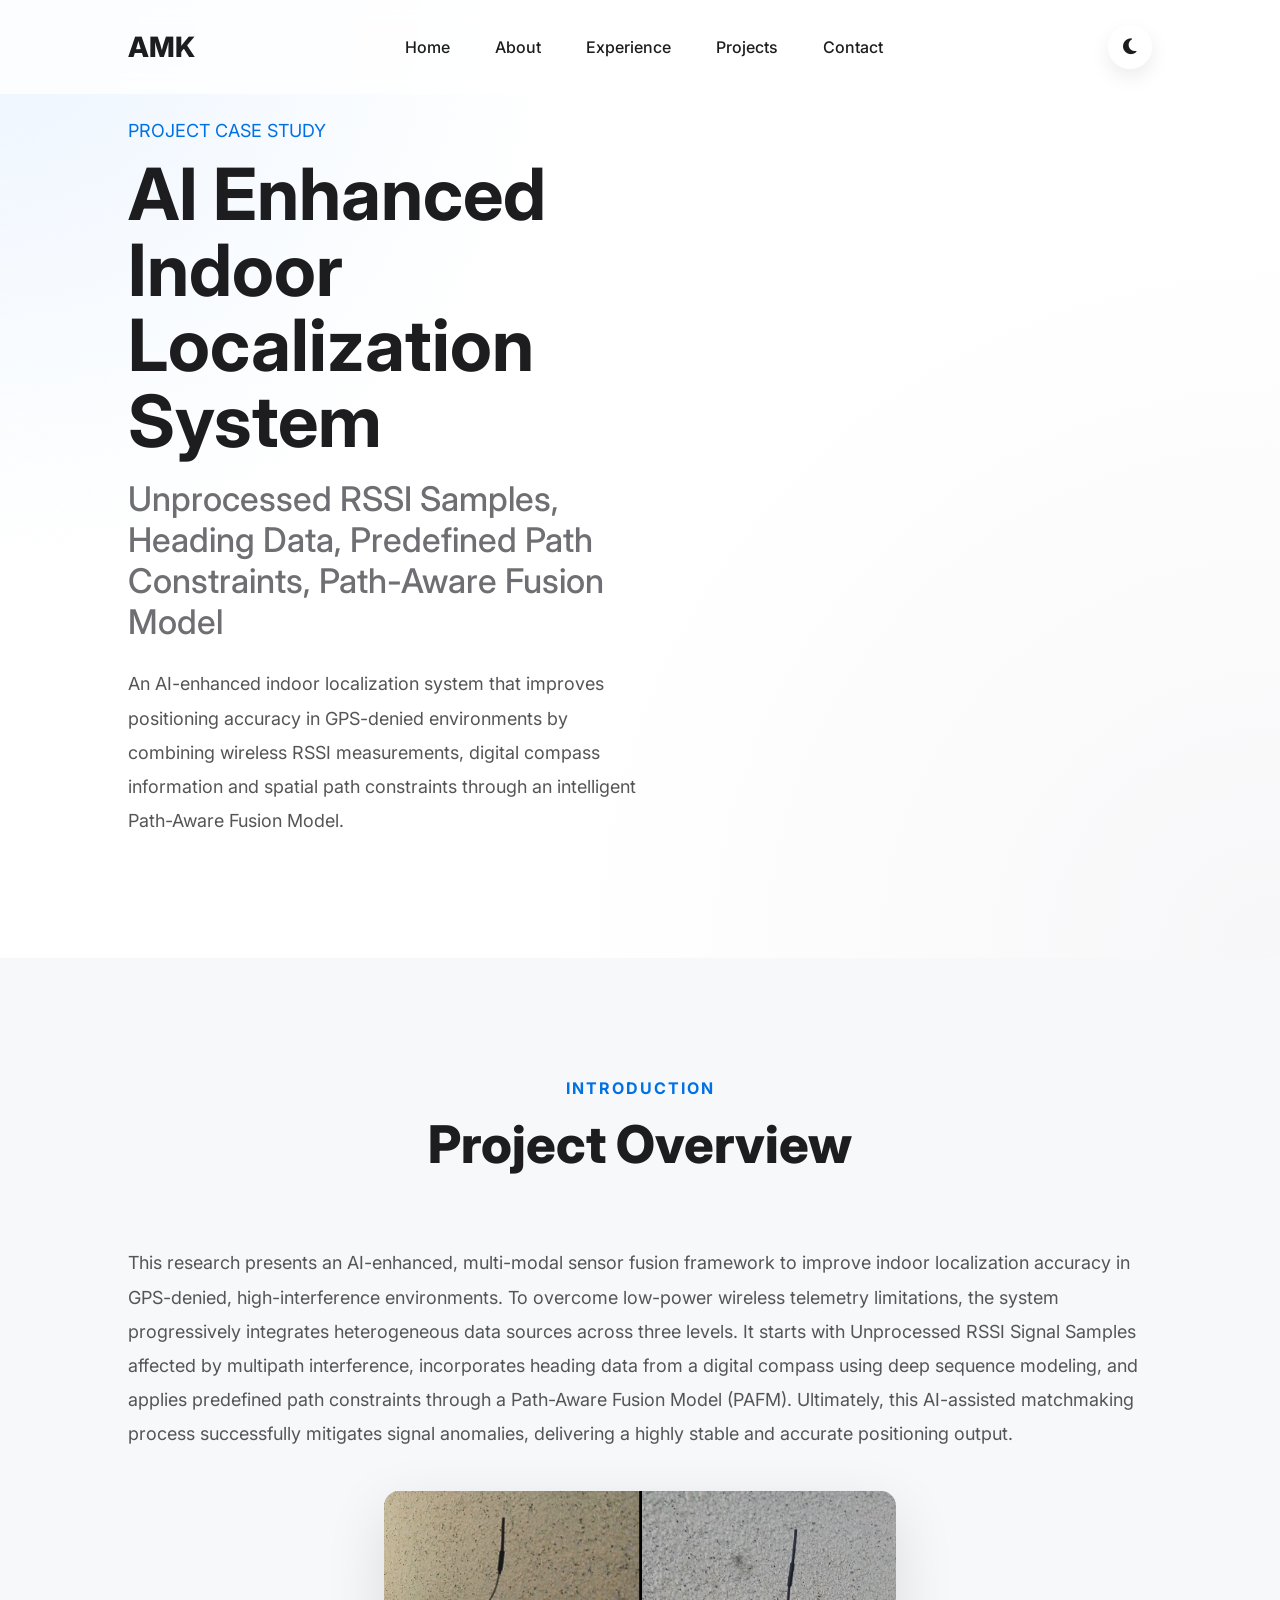
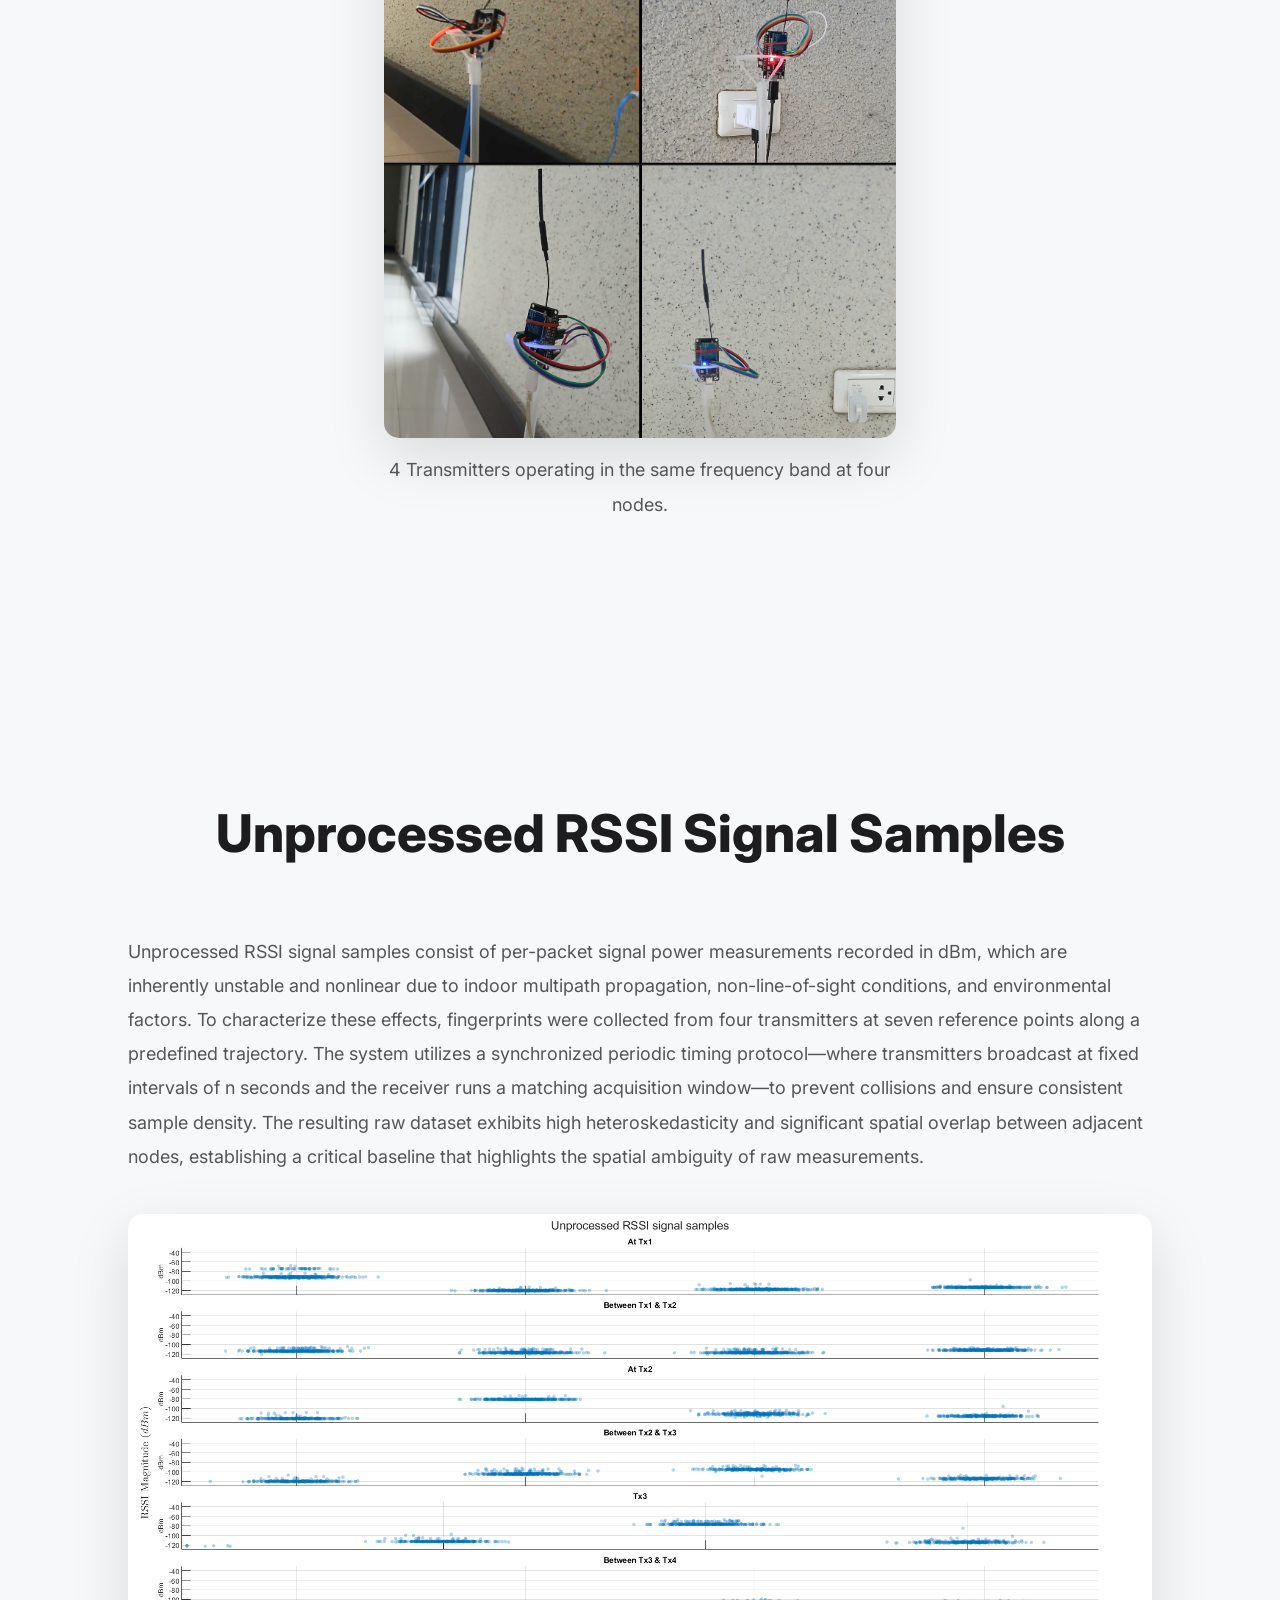
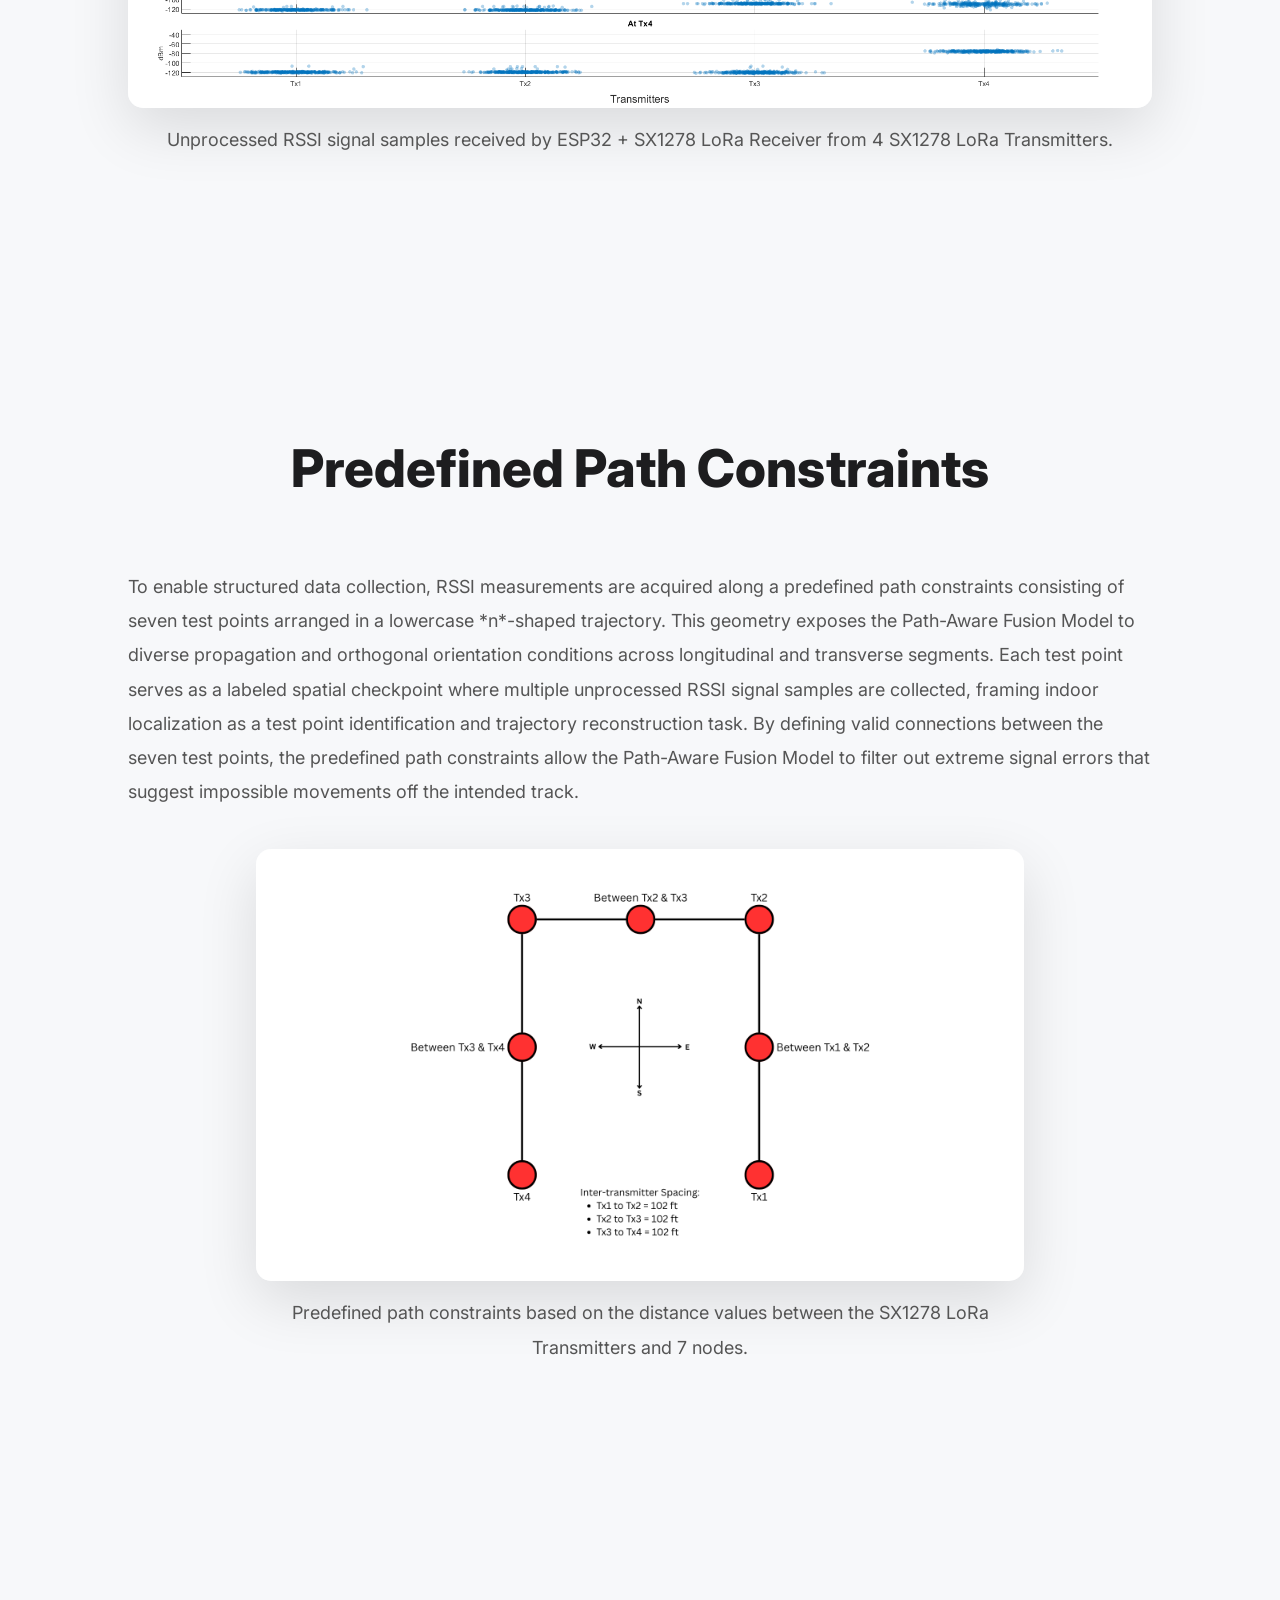
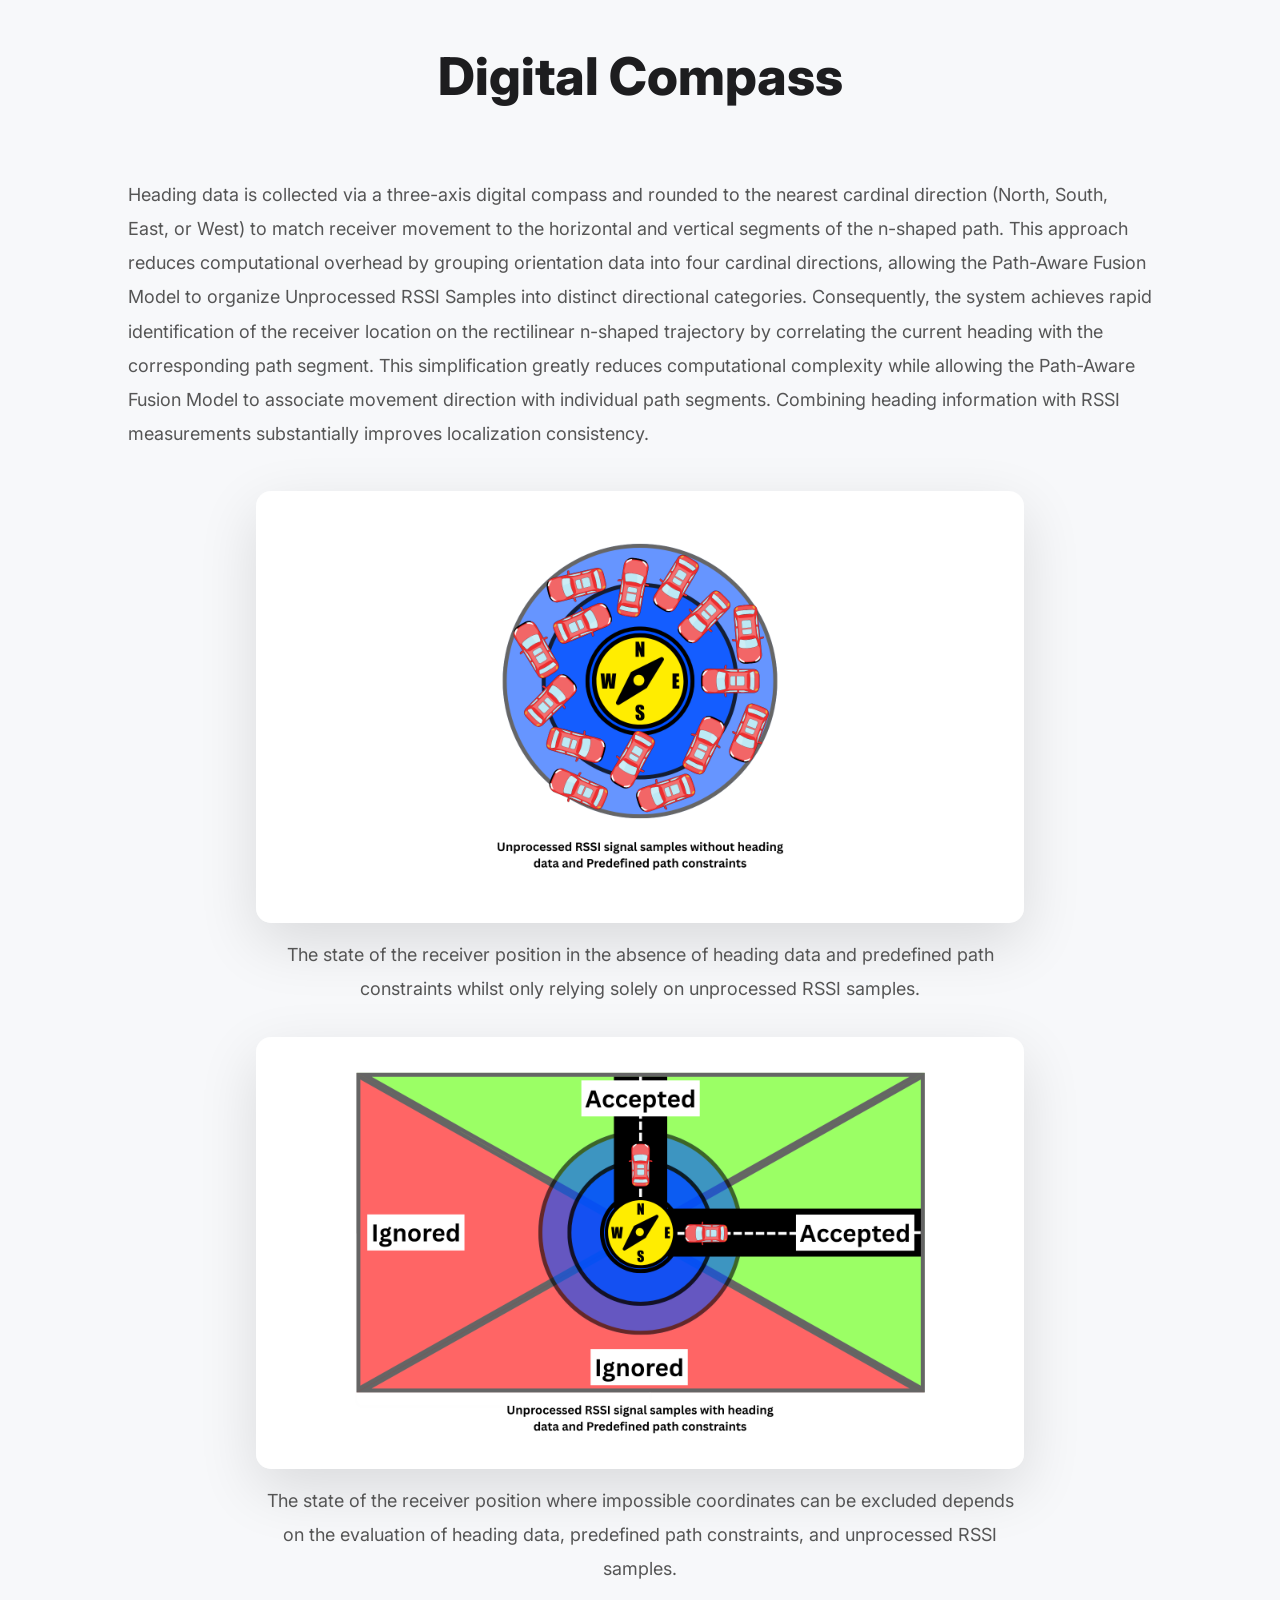
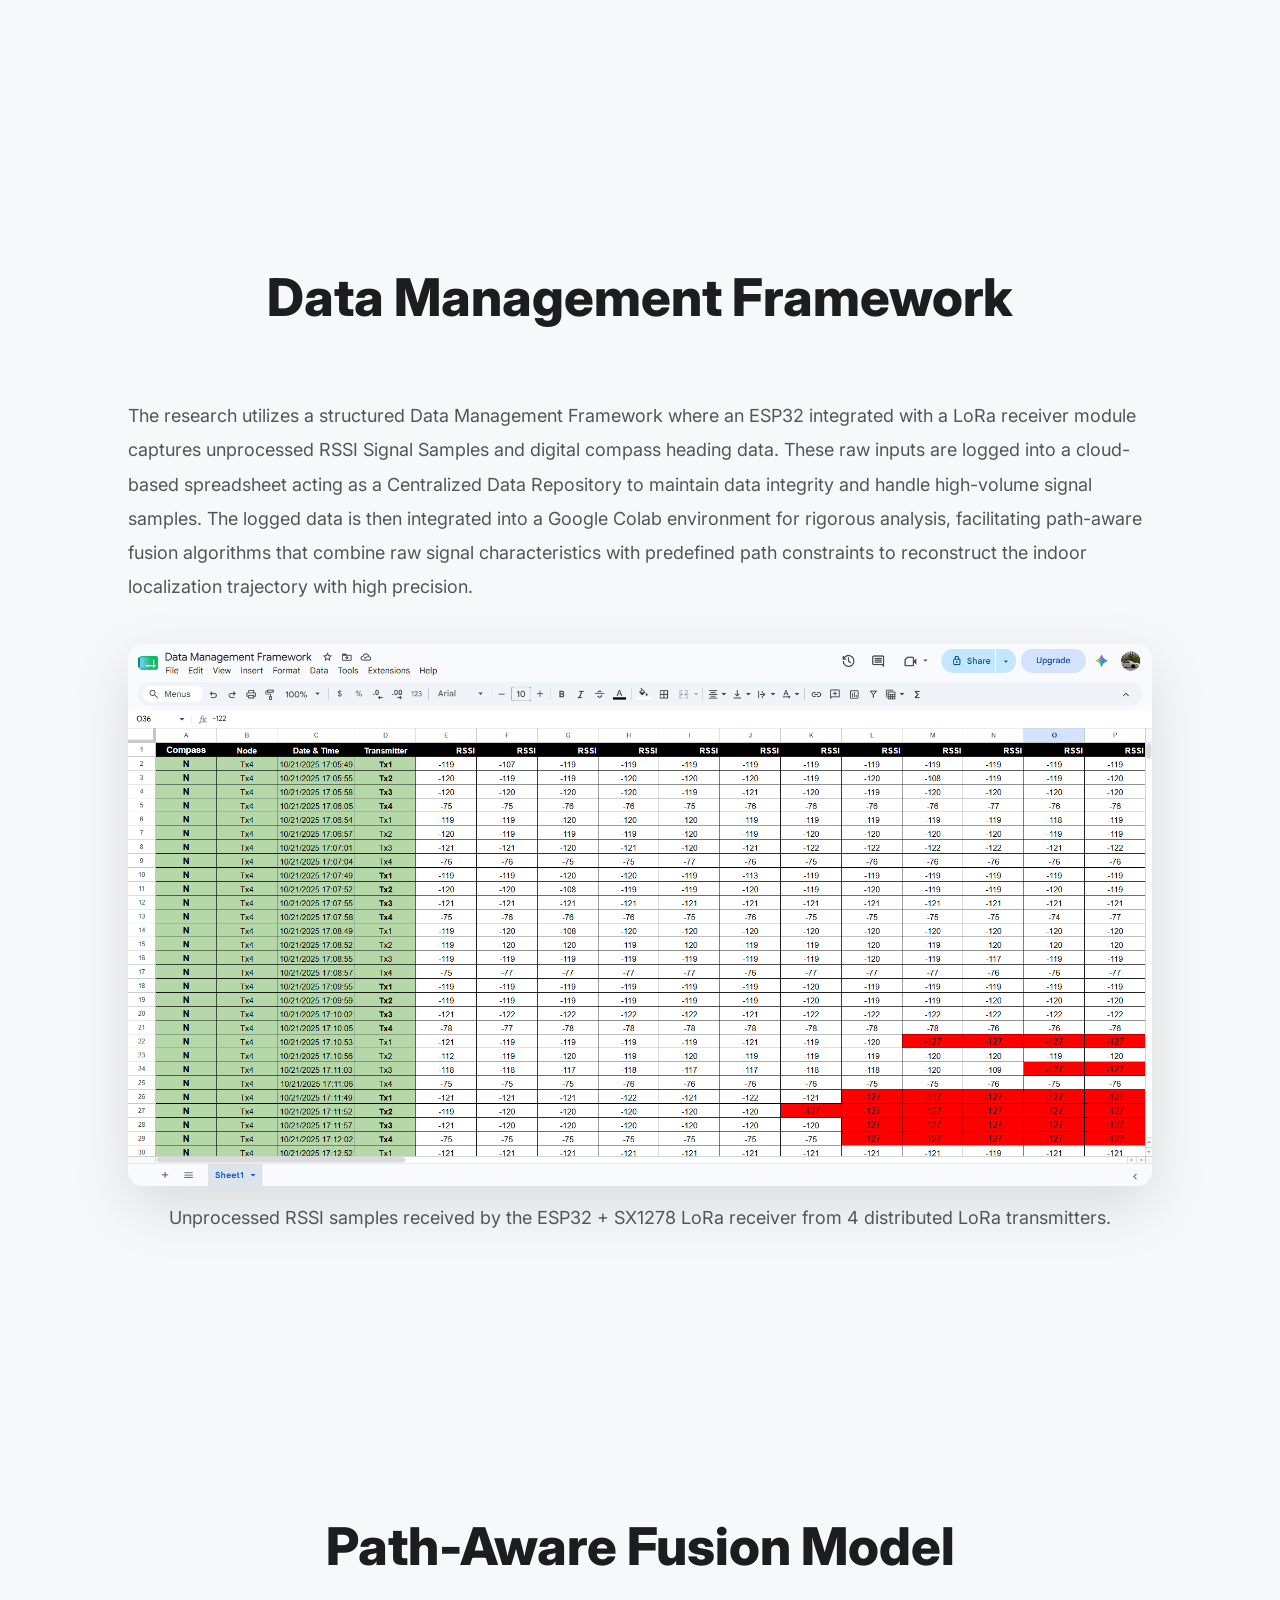
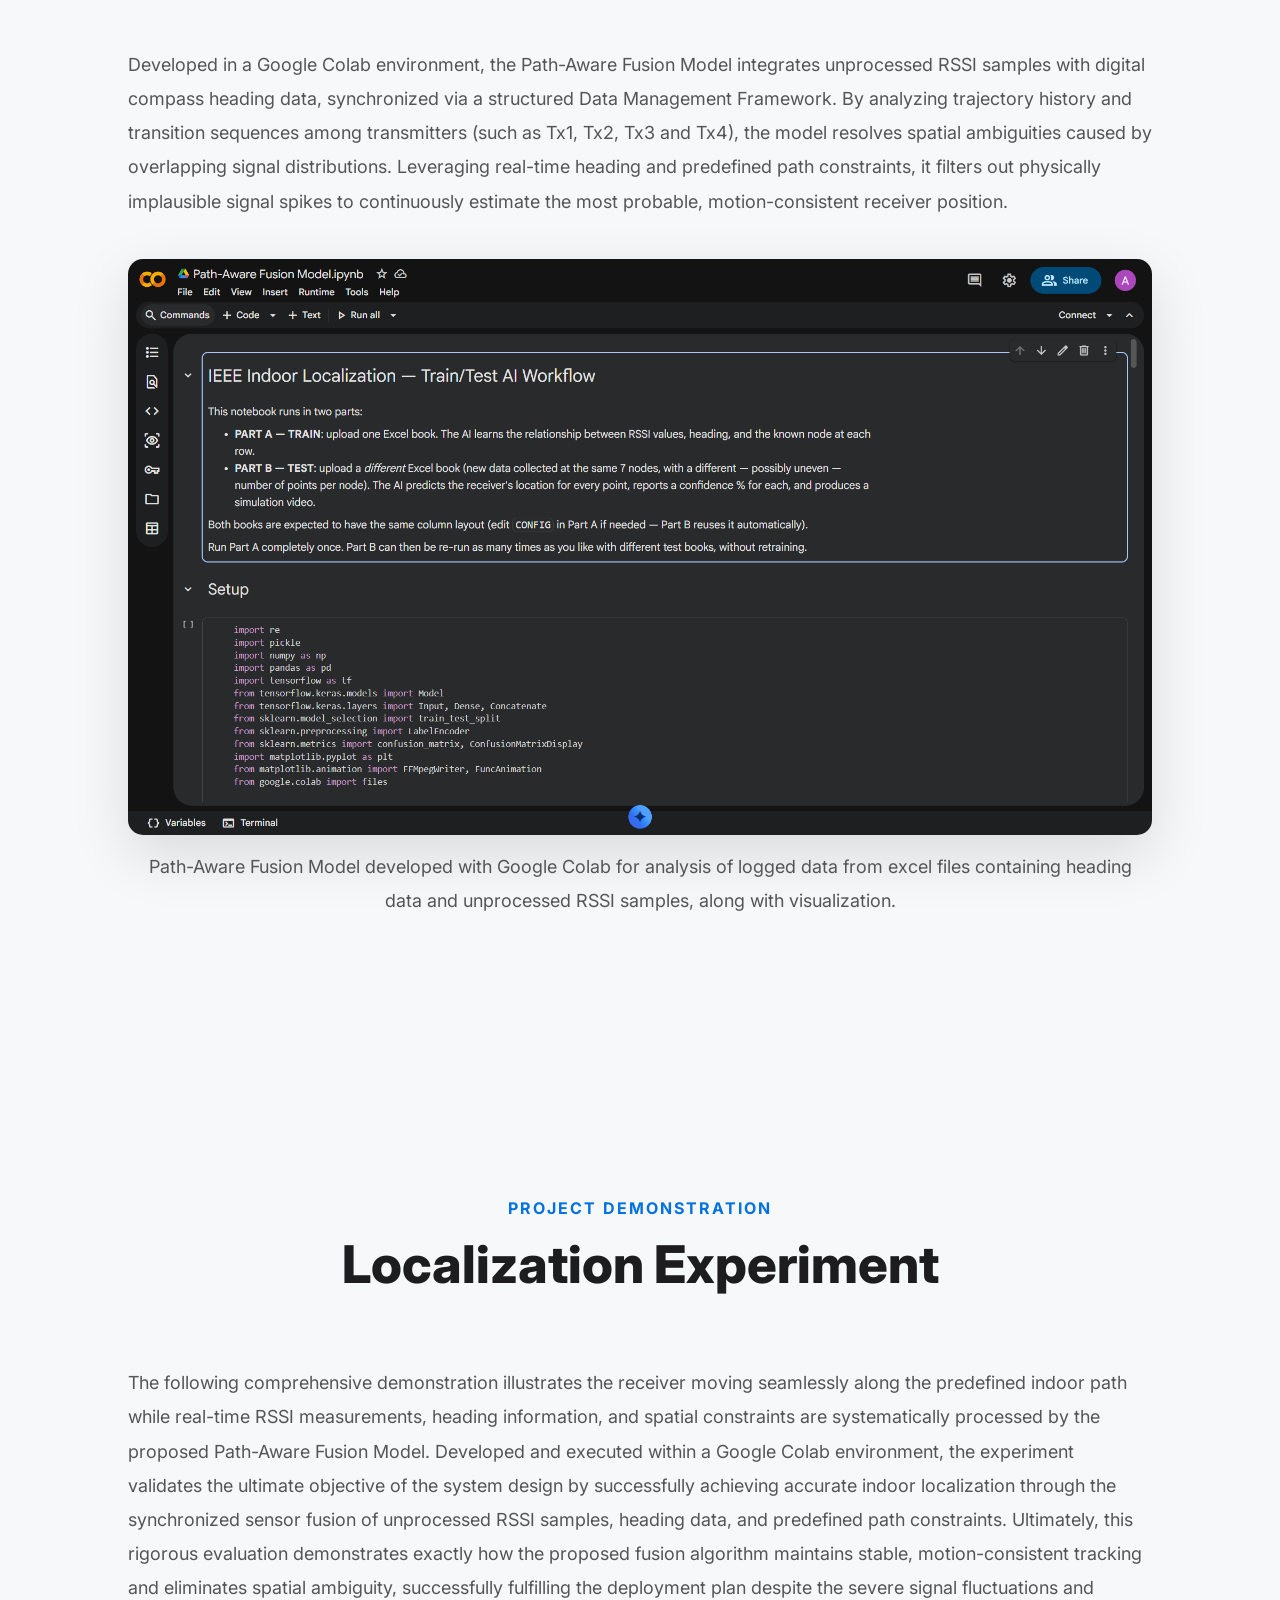
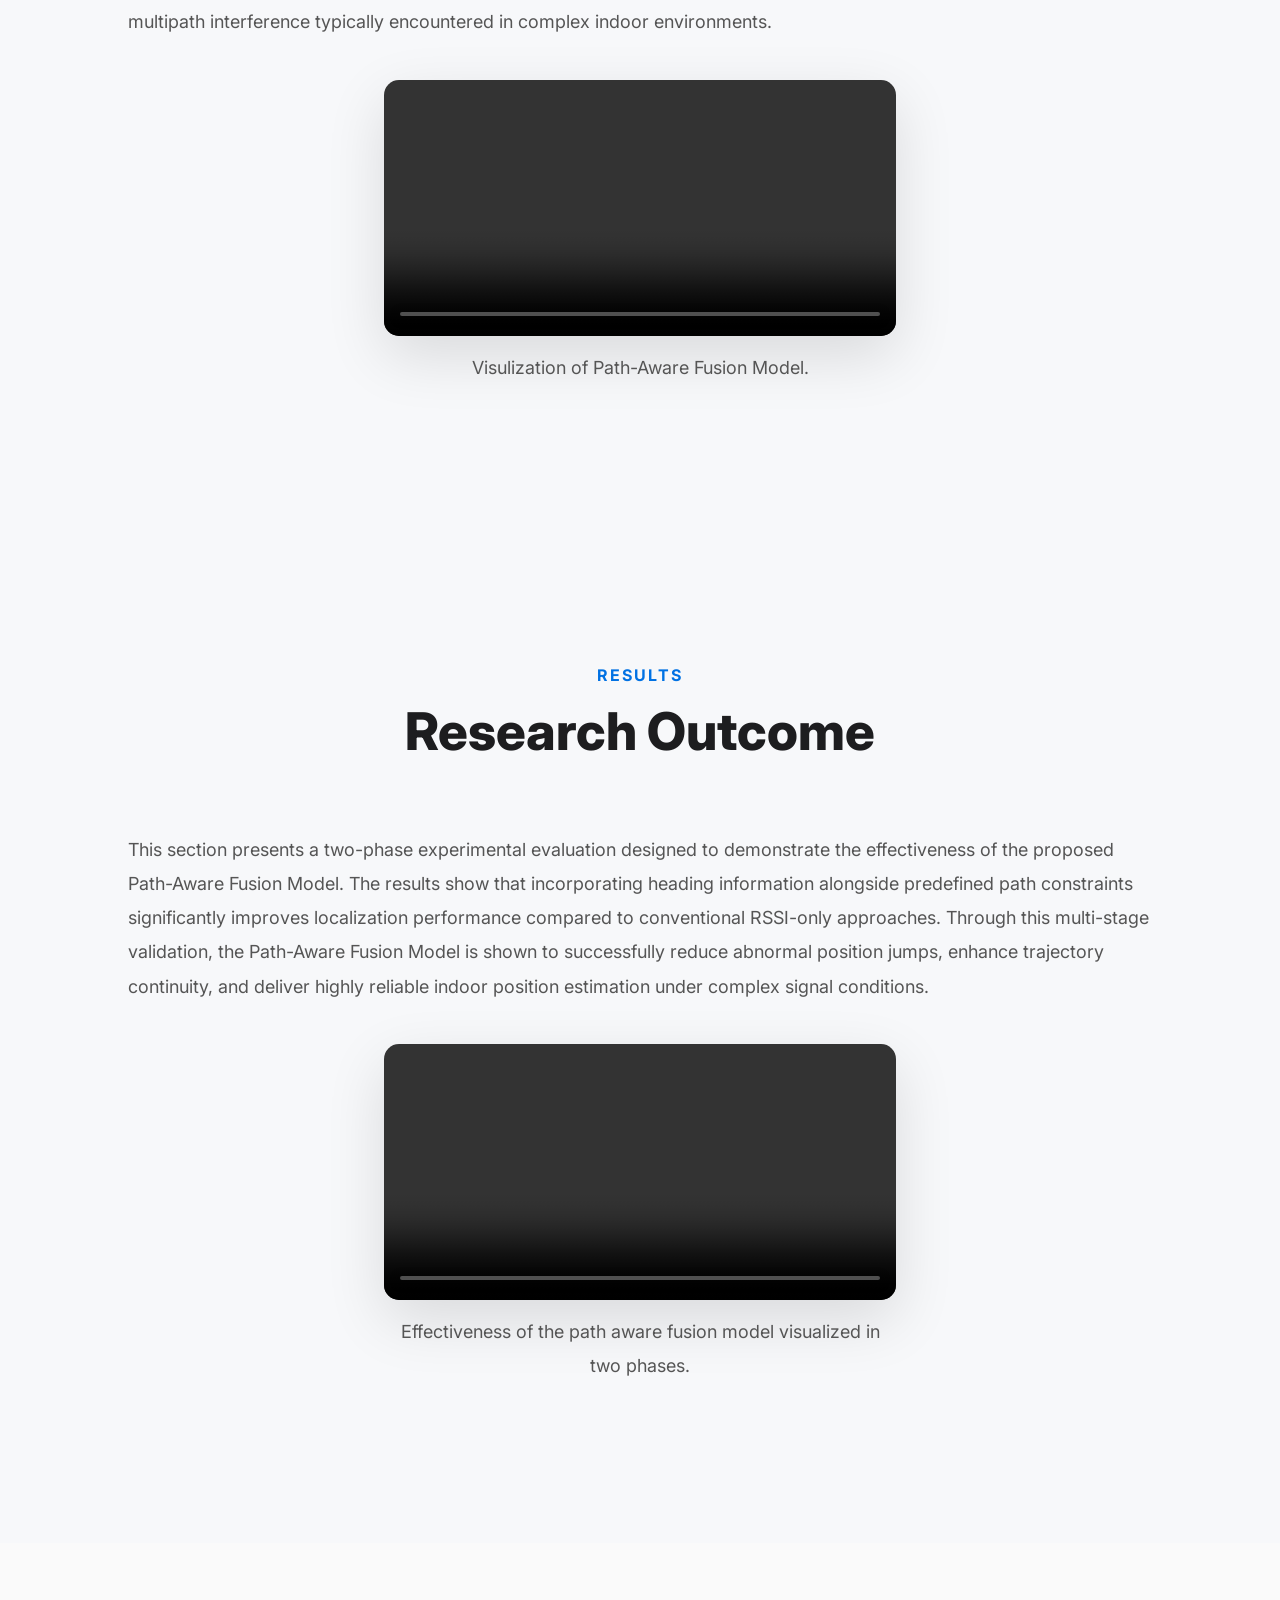
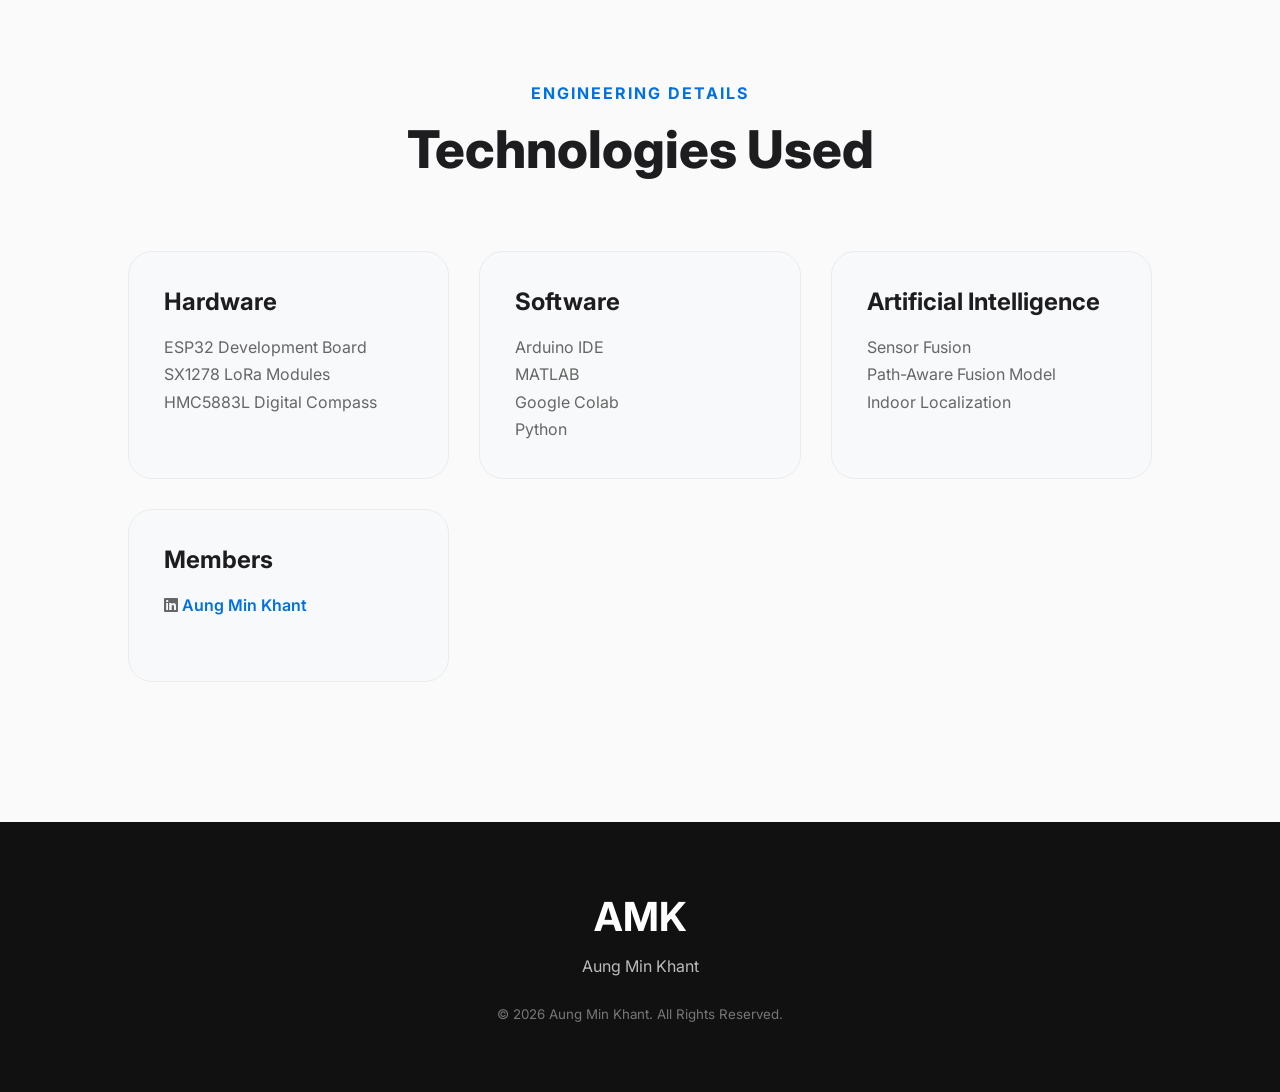
<file: projects/AI Enhanced Indoor Localization System.html>
<!DOCTYPE html>
<html lang="en">

<head>

    <meta charset="UTF-8">
    <meta name="viewport" content="width=device-width, initial-scale=1.0">

    <title>AI Enhanced Indoor Localization System | Aung Min Khant</title>

    <link rel="stylesheet" href="../css/style.css">

    <link href="https://fonts.googleapis.com/css2?family=Inter:wght@300;400;500;600;700;800&display=swap"
        rel="stylesheet">

    <link rel="stylesheet" href="https://cdnjs.cloudflare.com/ajax/libs/font-awesome/6.5.0/css/all.min.css">

</head>

<body>

<!-- ================= NAVIGATION ================= -->

<nav>
    <div class="logo"> AMK </div>
    <div class="menu-toggle"> <i class="fa-solid fa-bars"></i> </div>
    <ul>
        <li><a href="../index.html">Home</a></li>
        <li><a href="../index.html#about">About</a></li>
        <li><a href="../index.html#experience">Experience</a></li>
        <li><a href="../index.html#projects">Projects</a></li>
        <li><a href="../index.html#contact">Contact</a></li>
                       
    </ul> <button id="theme-toggle" class="theme-toggle" aria-label="Toggle dark mode"> <i class="fa-solid fa-moon"></i>
    </button>
</nav>




    <!-- ================= HERO ================= -->

    <section class="hero">

        <div class="hero-left">

            <p class="intro">

                PROJECT CASE STUDY

            </p>

            <h1>

                AI Enhanced Indoor Localization System

            </h1>

            <h2>

                Unprocessed RSSI Samples, Heading Data, Predefined Path Constraints, Path-Aware Fusion Model

            </h2>



            <p class="description">

                An AI-enhanced indoor localization system that improves
                positioning accuracy in GPS-denied environments by
                combining wireless RSSI measurements, digital compass
                information and spatial path constraints through an
                intelligent Path-Aware Fusion Model.

            </p>

    </section>





    <!-- ================= INTRODUCTION ================= -->

    <section class="about">

        <div class="section-title">

            <p>

                INTRODUCTION

            </p>

            <h2>

                Project Overview

            </h2>

        </div>

        <div class="about-container">

            <div class="about-text">

                <p>

                    This research presents an AI-enhanced, multi-modal sensor fusion framework to improve indoor
                    localization accuracy in GPS-denied, high-interference environments. To overcome low-power wireless
                    telemetry limitations, the system progressively integrates heterogeneous data sources across three
                    levels. It starts with Unprocessed RSSI Signal Samples affected by multipath interference,
                    incorporates heading data from a digital compass using deep sequence modeling, and applies
                    predefined path constraints through a Path-Aware Fusion Model (PAFM). Ultimately, this AI-assisted
                    matchmaking process successfully mitigates signal anomalies, delivering a highly stable and accurate
                    positioning output.

                </p>

                <div class="media-wrapper media-half">

                    <figure>

                        <img src="../images/AI Enhanced Indoor Localization/Transmitters Operation.png">

                        <p class="figure-caption">
                            4 Transmitters operating in the same frequency band at four nodes.
                        </p>

                    </figure>

                </div>

    </section>





    <!-- ================= SECTION 1 ================= -->

    <section class="about">

        <div class="section-title">


            <h2>

                Unprocessed RSSI Signal Samples

            </h2>

        </div>

        <div class="about-container">

            <div class="about-text">

                <p>

                    Unprocessed RSSI signal samples consist of per-packet signal power measurements recorded in dBm,
                    which are inherently unstable and nonlinear due to indoor multipath propagation, non-line-of-sight
                    conditions, and environmental factors. To characterize these effects, fingerprints were collected
                    from four transmitters at seven reference points along a predefined trajectory. The system utilizes
                    a synchronized periodic timing protocol—where transmitters broadcast at fixed intervals of n seconds
                    and the receiver runs a matching acquisition window—to prevent collisions and ensure consistent
                    sample density. The resulting raw dataset exhibits high heteroskedasticity and significant spatial
                    overlap between adjacent nodes, establishing a critical baseline that highlights the spatial
                    ambiguity of raw measurements.

                </p>

                <div class="media-wrapper media-full">

                    <figure>

                        <img src="../images/AI Enhanced Indoor Localization/Unprocessed RSSI signal samples_Matlab.png">

                        <p class="figure-caption">
                            Unprocessed RSSI signal samples received by ESP32 + SX1278 LoRa Receiver from 4 SX1278 LoRa
                            Transmitters.
                        </p>

                    </figure>

                </div>

    </section>





    <!-- ================= SECTION 2 ================= -->

    <section class="about">

        <div class="section-title">



            <h2>

                Predefined Path Constraints

            </h2>

        </div>

        <div class="about-container">

            <div class="about-text">

                <p>

                    To enable structured data collection, RSSI measurements are acquired along a predefined path
                    constraints consisting of seven test points arranged in a lowercase *n*-shaped trajectory. This
                    geometry exposes the Path-Aware Fusion Model to diverse propagation and orthogonal orientation
                    conditions across longitudinal and transverse segments. Each test point serves as a labeled spatial
                    checkpoint where multiple unprocessed RSSI signal samples are collected, framing indoor localization
                    as a test point identification and trajectory reconstruction task. By defining valid connections
                    between the seven test points, the predefined path constraints allow the Path-Aware Fusion Model to
                    filter out extreme signal errors that suggest impossible movements off the intended track.

                </p>

                <div class="media-wrapper media-three-quarter">



                    <figure>

                        <img src="../images/AI Enhanced Indoor Localization/path.png">

                        <p class="figure-caption">
                            Predefined path constraints based on the distance values between the SX1278 LoRa
                            Transmitters and 7
                            nodes.
                        </p>

                    </figure>

                </div>
    </section>





    <!-- ================= SECTION 3 ================= -->

    <section class="about">

        <div class="section-title">



            <h2>

                Digital Compass

            </h2>

        </div>

        <div class="about-container">

            <div class="about-text">

                <p>

                    Heading data is collected via a three-axis digital compass and rounded to the nearest cardinal
                    direction (North, South, East, or West) to match receiver movement to the horizontal and vertical
                    segments of the n-shaped path. This approach reduces computational overhead by grouping orientation
                    data into four cardinal directions, allowing the Path-Aware Fusion Model to organize Unprocessed
                    RSSI Samples into distinct directional categories. Consequently, the system achieves rapid
                    identification of the receiver location on the rectilinear n-shaped trajectory by correlating the
                    current heading with the corresponding path segment.

                    This simplification greatly reduces computational
                    complexity while allowing the Path-Aware Fusion Model
                    to associate movement direction with individual path
                    segments. Combining heading information with RSSI
                    measurements substantially improves localization
                    consistency.

                </p>

                <div class="media-wrapper media-three-quarter">


                    <figure>

                        <img src="../images/AI Enhanced Indoor Localization/1Why Digital Compass is required.png">

                        <p class="figure-caption">

                            The state of the receiver position in the absence of heading data and predefined path
                            constraints whilst only relying solely on unprocessed RSSI samples.
                        <p>

                    </figure>

                    <figure>

                        <img src="../images/AI Enhanced Indoor Localization/2Why Digital Compass is required.png">

                        <p class="figure-caption">

                            The state of the receiver position where impossible coordinates can be excluded depends on
                            the evaluation of heading data, predefined path constraints, and unprocessed RSSI samples.

                        <p>

                    </figure>

                </div>

    </section>

    <!-- ================= SECTION 4 ================= -->

    <section class="about">

        <div class="section-title">


            <h2>

                Data Management Framework

            </h2>

        </div>

        <div class="about-container">

            <div class="about-text">

                <p>

                    The research utilizes a structured Data Management Framework where an ESP32 integrated with a LoRa
                    receiver module captures unprocessed RSSI Signal Samples and digital compass heading data. These raw
                    inputs are logged into a cloud-based spreadsheet acting as a Centralized Data Repository to maintain
                    data integrity and handle high-volume signal samples. The logged data is then integrated into a
                    Google Colab environment for rigorous analysis, facilitating path-aware fusion algorithms that
                    combine raw signal characteristics with predefined path constraints to reconstruct the indoor
                    localization trajectory with high precision.

                </p>

                <div class="media-wrapper media-full">


                    <figure>

                        <img src="../images/AI Enhanced Indoor Localization/framework.png">

                        <p class="figure-caption">
                            Unprocessed RSSI samples received by the ESP32 + SX1278 LoRa receiver from 4 distributed
                            LoRa transmitters.
                        </p>

                    </figure>

                </div>

    </section>





    <!-- ================= SECTION 5 ================= -->

    <section class="about">

        <div class="section-title">



            <h2>

                Path-Aware Fusion Model

            </h2>

        </div>

        <div class="about-container">

            <div class="about-text">

                <p>

                    Developed in a Google Colab environment, the Path-Aware Fusion Model integrates unprocessed RSSI
                    samples with digital compass heading data, synchronized via a structured Data Management Framework.
                    By analyzing trajectory history and transition sequences among transmitters (such as Tx1, Tx2, Tx3
                    and Tx4), the model resolves spatial ambiguities caused by overlapping signal distributions.
                    Leveraging real-time heading and predefined path constraints, it filters out physically implausible
                    signal spikes to continuously estimate the most probable, motion-consistent receiver position.

                </p>

                <div class="media-wrapper media full">


                    <figure>

                        <img src="../images/AI Enhanced Indoor Localization/fusion-model.png"
                            alt="Path-Aware Fusion Model">

                        <p class="figure-caption">
                            Path-Aware Fusion Model developed with Google Colab for analysis of logged data from excel
                            files containing heading data and unprocessed RSSI samples, along with visualization.
                        </p>

                    </figure>

                </div>

    </section>





    <!-- ================= PROJECT DEMONSTRATION ================= -->

    <section class="about">

        <div class="section-title">

            <p>

                PROJECT DEMONSTRATION

            </p>

            <h2>

                Localization Experiment

            </h2>

        </div>

        <div class="about-container">

            <div class="about-text">

                <p>

                    The following comprehensive demonstration illustrates the receiver moving seamlessly along the
                    predefined indoor path while real-time RSSI measurements, heading information, and spatial
                    constraints are systematically processed by the proposed Path-Aware Fusion Model. Developed and
                    executed within a Google Colab environment, the experiment validates the ultimate objective of the
                    system design by successfully achieving accurate indoor localization through the synchronized sensor
                    fusion of unprocessed RSSI samples, heading data, and predefined path constraints. Ultimately, this
                    rigorous evaluation demonstrates exactly how the proposed fusion algorithm maintains stable,
                    motion-consistent tracking and eliminates spatial ambiguity, successfully fulfilling the deployment
                    plan despite the severe signal fluctuations and multipath interference typically encountered in
                    complex indoor environments.

                </p>

                <div class="media-wrapper media-half">

                    <video controls autoplay muted loop playsinline preload="auto">

                        <source src="../videos/AI Enhanced Indoor Localization/lora_left_to_right_sim.mp4"
                            type="video/mp4">

                        Your browser does not support the video tag.

                    </video>

                    <p class="figure-caption">
                        Visulization of Path-Aware Fusion Model.
                    </p>

                </div>

    </section>





    <!-- ================= RESULTS ================= -->

    <section class="about">

        <div class="section-title">

            <p>

                RESULTS

            </p>

            <h2>

                Research Outcome

            </h2>

        </div>

        <div class="about-container">

            <div class="about-text">

                <p>

                    This section presents a two-phase experimental evaluation designed to demonstrate the effectiveness
                    of the proposed Path-Aware Fusion Model. The results show that incorporating heading information
                    alongside predefined path constraints significantly improves localization performance compared to
                    conventional RSSI-only approaches. Through this multi-stage validation, the Path-Aware Fusion Model
                    is shown to successfully reduce abnormal position jumps, enhance trajectory continuity, and deliver
                    highly reliable indoor position estimation under complex signal conditions.

                </p>

                <div class="media-wrapper media-half">

                    <video controls autoplay muted loop playsinline preload="auto">

                        <source src="../videos/AI Enhanced Indoor Localization/result.mp4" type="video/mp4">

                        Your browser does not support the video tag.

                    </video>

                    <p class="figure-caption">
                        Effectiveness of the path aware fusion model visualized
                        in two phases.
                    </p>

                </div>

    </section>





    <!-- ================= TECHNOLOGIES ================= -->

    <section class="projects">

        <div class="section-title">

            <p>

                ENGINEERING DETAILS

            </p>

            <h2>

                Technologies Used

            </h2>

        </div>

        <div class="skills-grid">

            <div class="skill-card">

                <h3>

                    Hardware

                </h3>

                <p>

                    ESP32 Development Board<br>

                    SX1278 LoRa Modules<br>

                    HMC5883L Digital Compass

                </p>

            </div>





            <div class="skill-card">

                <h3>

                    Software

                </h3>

                <p>

                    Arduino IDE<br>

                    MATLAB<br>

                    Google Colab<br>

                    Python

                </p>

            </div>

            <div class="skill-card">

                <h3>

                    Artificial Intelligence

                </h3>

                <p>

                    Sensor Fusion<br>

                    Path-Aware Fusion Model<br>

                    Indoor Localization

                </p>

            </div>
            
            <div class="skill-card">
            
                <h3>
                    Members
                </h3>
            
                <p>
            
                    <i class="fa-brands fa-linkedin"></i>
                    <a href="https://www.linkedin.com/in/aung-min-k-444830345" target="_blank" class="member-link">
                        Aung Min Khant
                    </a>
            
                    <br><br>
            
                
                </p>

            </div>


        </div>
                   
            

    </section>





    <!-- ================= FOOTER ================= -->

    <footer>

        <div class="footer-content">

            <h2>

                AMK

            </h2>

            <p>

                Aung Min Khant

            </p>

            <small>

                © 2026 Aung Min Khant. All Rights Reserved.

            </small>

        </div>

    </footer>
    <script src="../js/script.js"></script>
</body>

</html>
</file>
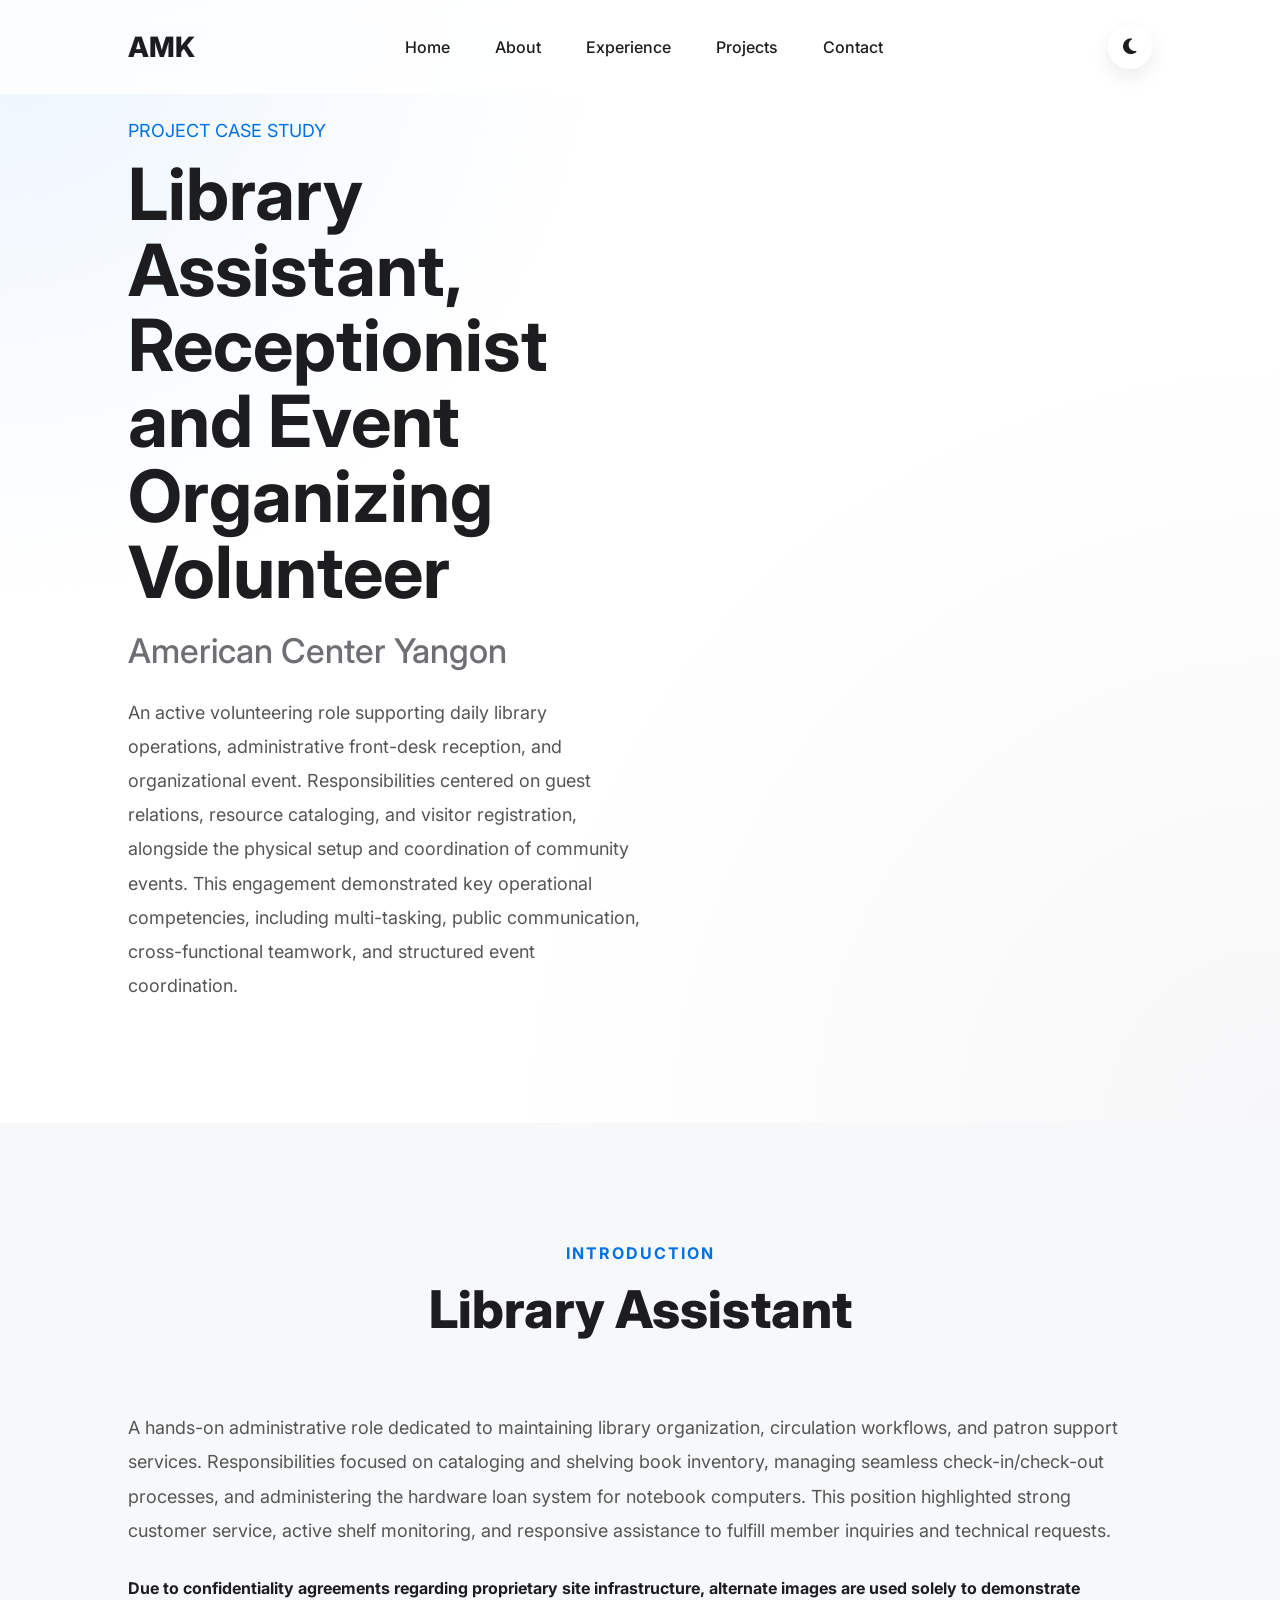
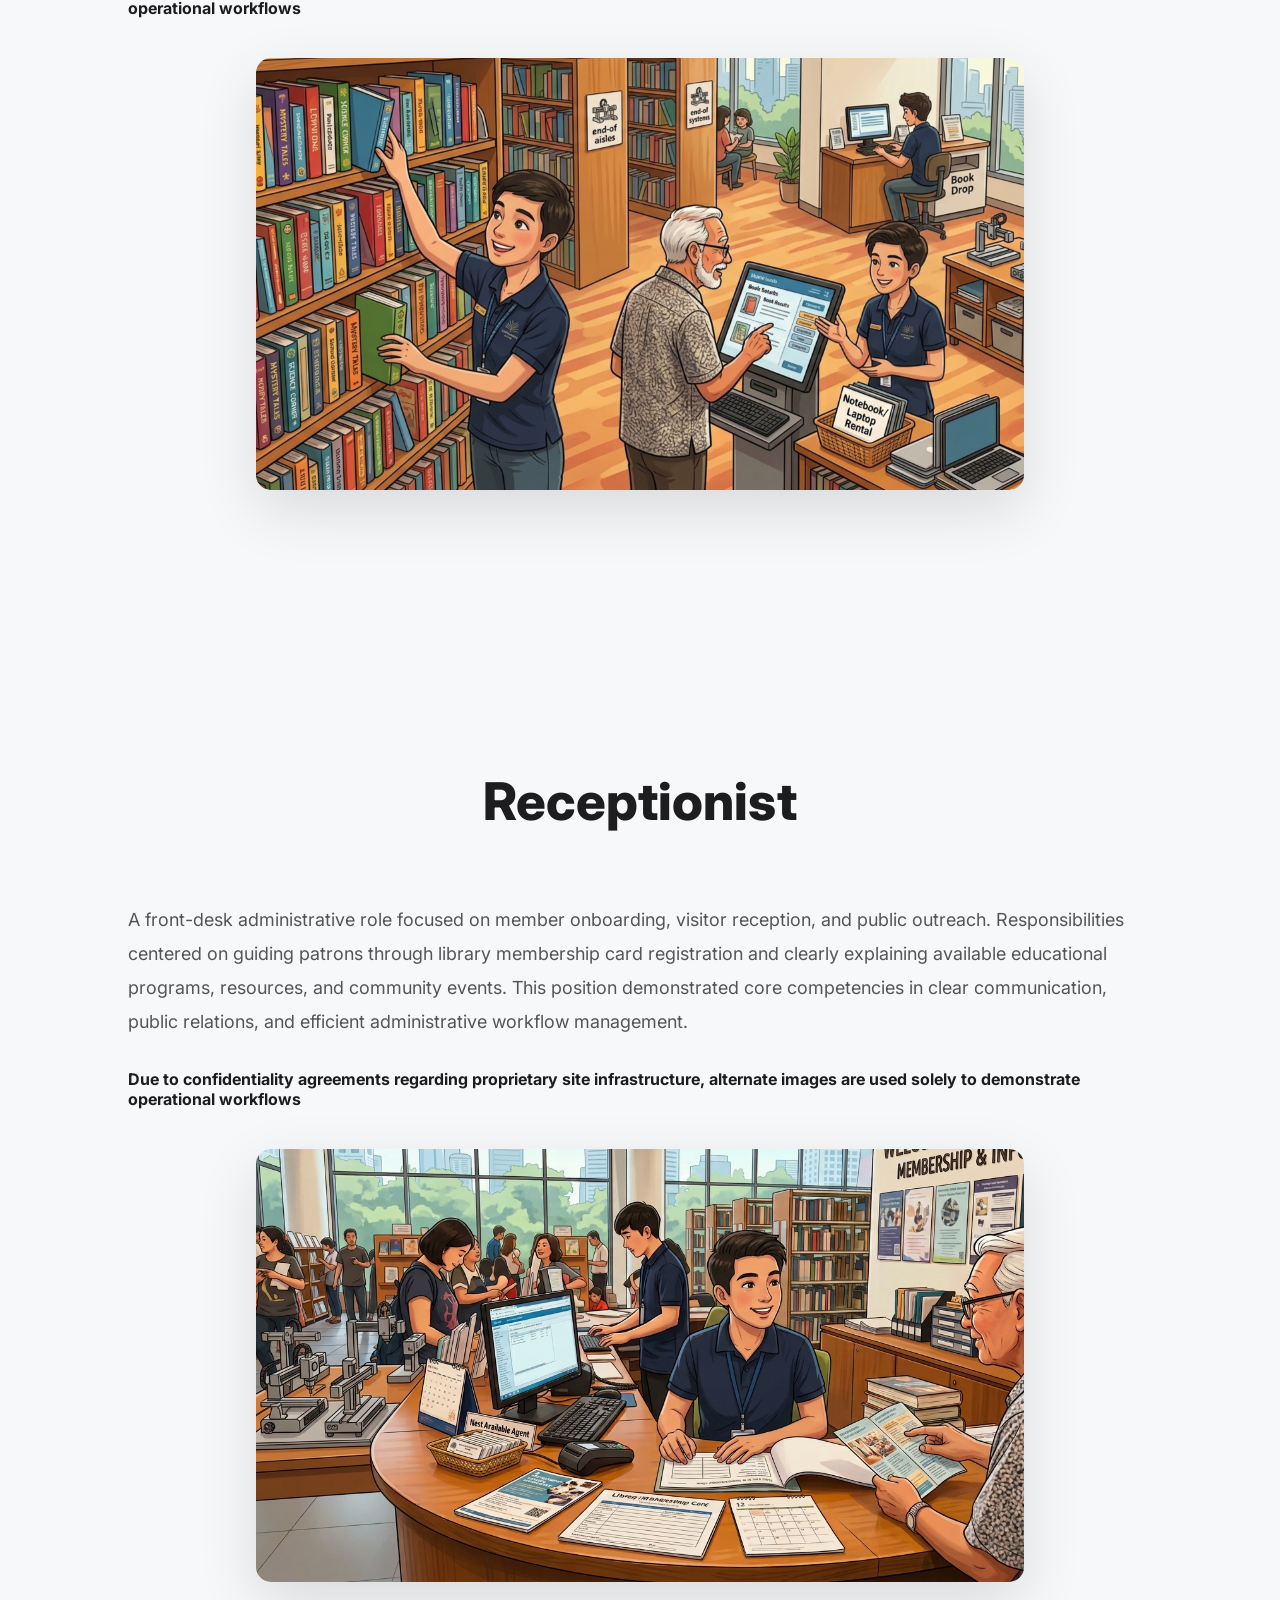
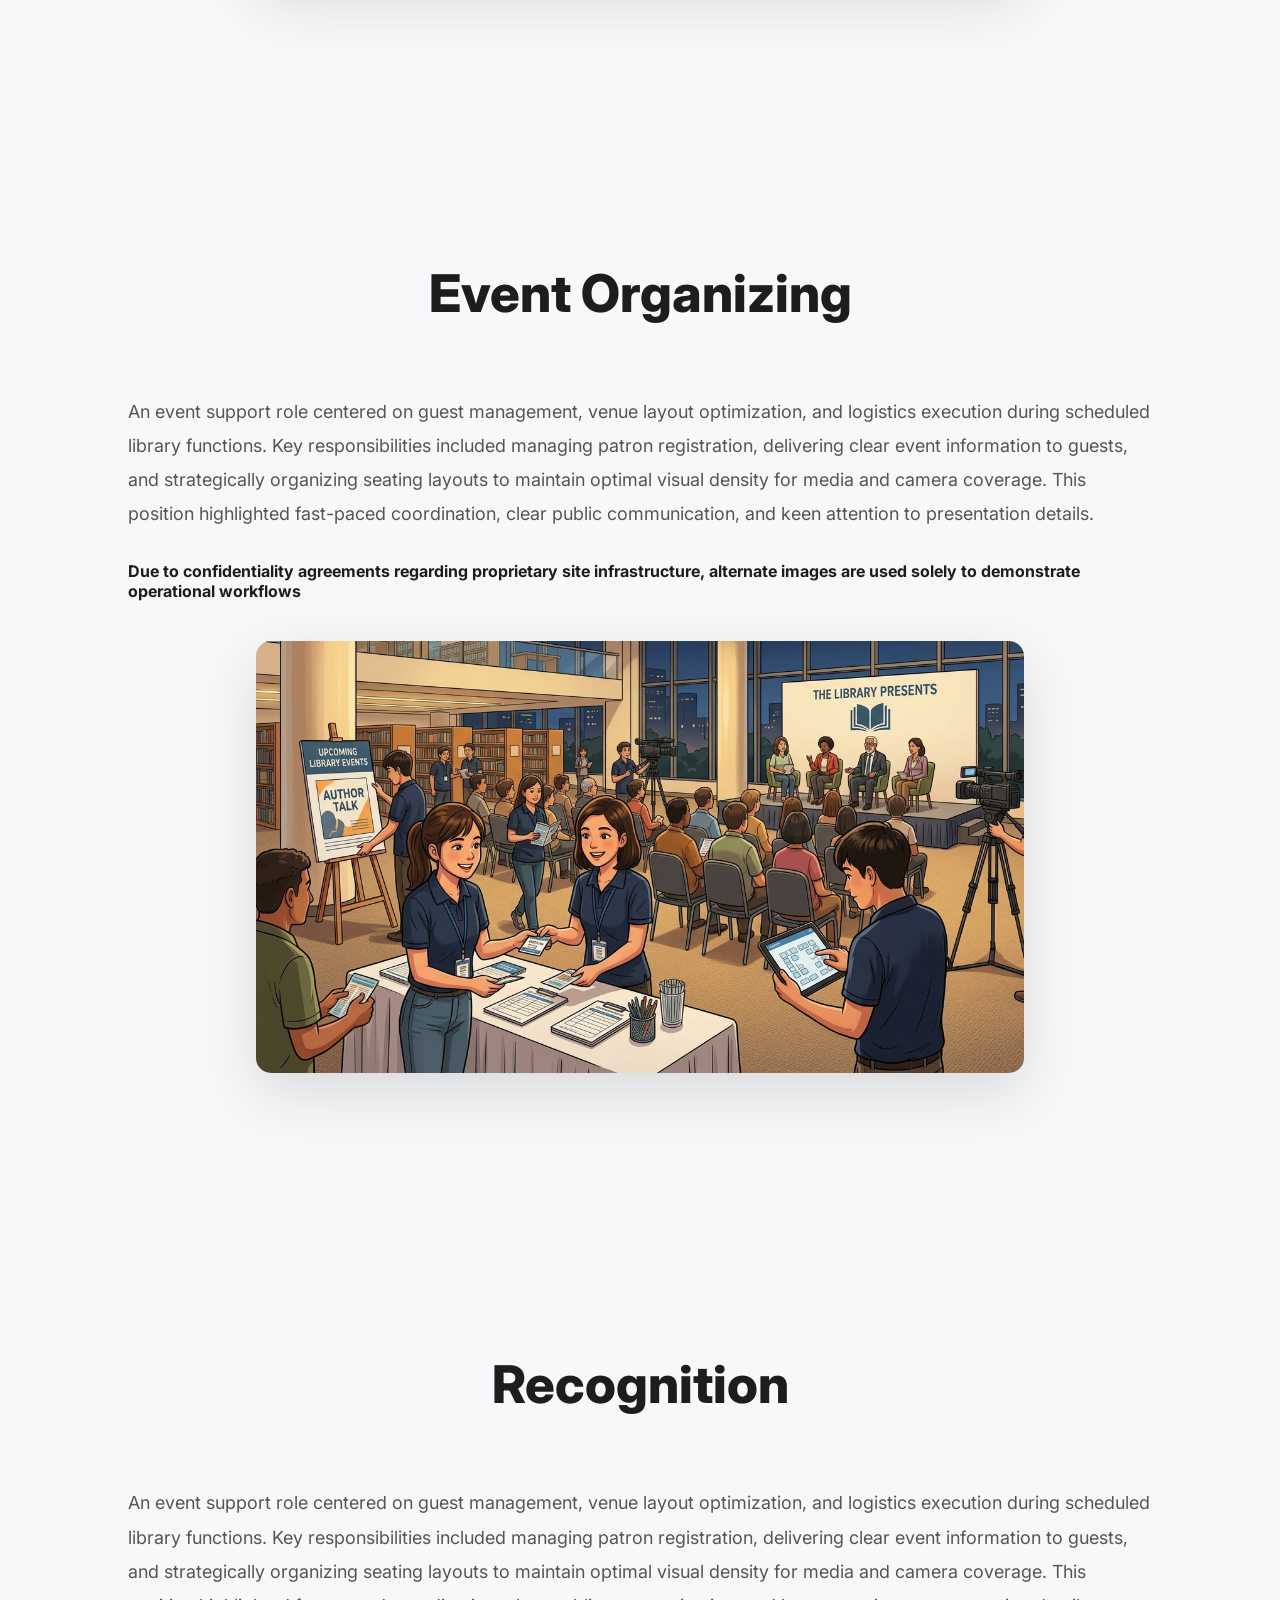
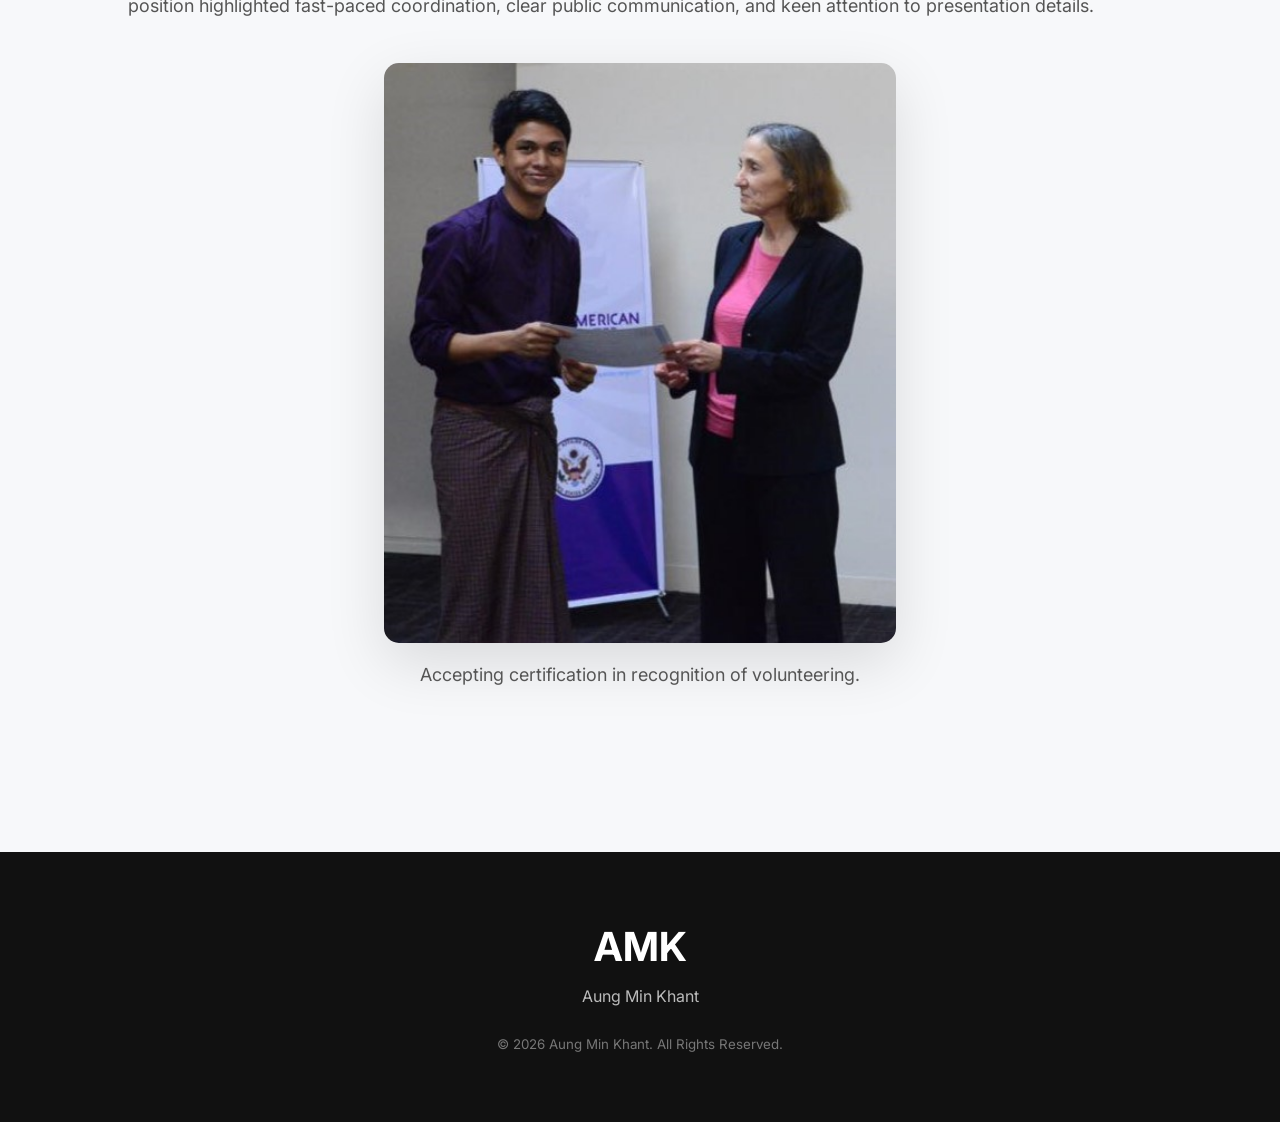
<file: projects/American Center Yangon.html>
<!DOCTYPE html>
<html lang="en">

<head>

    <meta charset="UTF-8">
    <meta name="viewport" content="width=device-width, initial-scale=1.0">

    <title>Library Assistant, Receptionist and Event Organizing Volunteer | Aung Min Khant</title>

    <link rel="stylesheet" href="../css/style.css">

    <link href="https://fonts.googleapis.com/css2?family=Inter:wght@300;400;500;600;700;800&display=swap"
        rel="stylesheet">

    <link rel="stylesheet" href="https://cdnjs.cloudflare.com/ajax/libs/font-awesome/6.5.0/css/all.min.css">

</head>

<body>

<!-- ================= NAVIGATION ================= -->

<nav>
    <div class="logo"> AMK </div>
    <div class="menu-toggle"> <i class="fa-solid fa-bars"></i> </div>
    <ul>
        <li><a href="../index.html">Home</a></li>
        <li><a href="../index.html#about">About</a></li>
        <li><a href="../index.html#experience">Experience</a></li>
        <li><a href="../index.html#projects">Projects</a></li>
        <li><a href="../index.html#contact">Contact</a></li>
                       
    </ul> <button id="theme-toggle" class="theme-toggle" aria-label="Toggle dark mode"> <i class="fa-solid fa-moon"></i>
    </button>
</nav>





    <!-- ================= HERO ================= -->

    <section class="hero">

        <div class="hero-left">

            <p class="intro">

                PROJECT CASE STUDY

            </p>

            <h1>

                Library Assistant, Receptionist and Event Organizing Volunteer

            </h1>

            <h2>

                American Center Yangon
            </h2>



            <p class="description">

                An active volunteering role supporting daily library operations, administrative front-desk reception, and organizational
                event. Responsibilities centered on guest relations, resource cataloging, and visitor registration, alongside
                the physical setup and coordination of community events. This engagement demonstrated key operational competencies,
                including multi-tasking, public communication, cross-functional teamwork, and structured event coordination.

            </p>

            

    </section>





    <!-- ================= INTRODUCTION ================= -->

    <section class="about">

        <div class="section-title">

            <p>

                INTRODUCTION

            </p>

            <h2>

                Library Assistant

            </h2>

        </div>

        <div class="about-container">

            <div class="about-text">

                <p>

                A hands-on administrative role dedicated to maintaining library organization, circulation workflows, and patron support
                services. Responsibilities focused on cataloging and shelving book inventory, managing seamless check-in/check-out
                processes, and administering the hardware loan system for notebook computers. This position highlighted strong customer
                service, active shelf monitoring, and responsive assistance to fulfill member inquiries and technical requests.

                </p>

                <h4>
                    Due to confidentiality agreements regarding proprietary site infrastructure, alternate
                    images
                    are used solely to demonstrate operational workflows </h4>

                <div class="media-wrapper media-three-quarter">

                    <figure>

                        <img src="../images/American Center Yangon/Library Assistant.png">

                  

                    </figure>

            </div>

    </section>





    <!-- ================= SECTION 1 ================= -->

    <section class="about">

        <div class="section-title">


            <h2>

                Receptionist

            </h2>

        </div>

        <div class="about-container">

            <div class="about-text">

                <p>

                    A front-desk administrative role focused on member onboarding, visitor reception, and public outreach. Responsibilities
                    centered on guiding patrons through library membership card registration and clearly explaining available educational
                    programs, resources, and community events. This position demonstrated core competencies in clear communication, public
                    relations, and efficient administrative workflow management.


                </p>

                <h4>
                    Due to confidentiality agreements regarding proprietary site infrastructure, alternate
                    images
                    are used solely to demonstrate operational workflows </h4>

                <div class="media-wrapper media-three-quarter">

                    <figure>

                        <img src="../images/American Center Yangon/Receptionist.png">

                   
                    </figure>

            </div>

    </section>





    <!-- ================= SECTION 2 ================= -->

    <section class="about">

        <div class="section-title">



            <h2>

                Event Organizing
            

            </h2>

        </div>

        <div class="about-container">

            <div class="about-text">

                <p>

                    An event support role centered on guest management, venue layout optimization, and logistics execution during scheduled
                    library functions. Key responsibilities included managing patron registration, delivering clear event information to
                    guests, and strategically organizing seating layouts to maintain optimal visual density for media and camera coverage.
                    This position highlighted fast-paced coordination, clear public communication, and keen attention to presentation
                    details.
                
                </p>

                <h4>
                    Due to confidentiality agreements regarding proprietary site infrastructure, alternate
                    images
                    are used solely to demonstrate operational workflows </h4>

                <div class="media-wrapper media-three-quarter">

                    <figure>

                        <img src="../images/American Center Yangon/Event organizer.png">

                    </figure>

            </div>

    </section>

     <!-- ================= SECTION 2 ================= -->

    <section class="about">

        <div class="section-title">



            <h2>

                Recognition
            

            </h2>

        </div>

        <div class="about-container">

            <div class="about-text">

                <p>

                    An event support role centered on guest management, venue layout optimization, and logistics execution during scheduled
                    library functions. Key responsibilities included managing patron registration, delivering clear event information to
                    guests, and strategically organizing seating layouts to maintain optimal visual density for media and camera coverage.
                    This position highlighted fast-paced coordination, clear public communication, and keen attention to presentation
                    details. 
                
                </p>

                    <div class="media-wrapper media-half">

                    <figure>

                        <img src="../images/American Center Yangon/AMERICAN CENTER Yangon Myanmar.jpg">

                        <p class="figure-caption">
                            Accepting certification in recognition of volunteering.
                        </p>

                    </figure>

            </div>

    </section>







    <!-- ================= FOOTER ================= -->

    <footer>

        <div class="footer-content">

            <h2>

                AMK

            </h2>

            <p>

                Aung Min Khant

            </p>

            <small>

                © 2026 Aung Min Khant. All Rights Reserved.

            </small>

        </div>

    </footer>
    <script src="../js/script.js"></script>
</body>

</html>
</file>
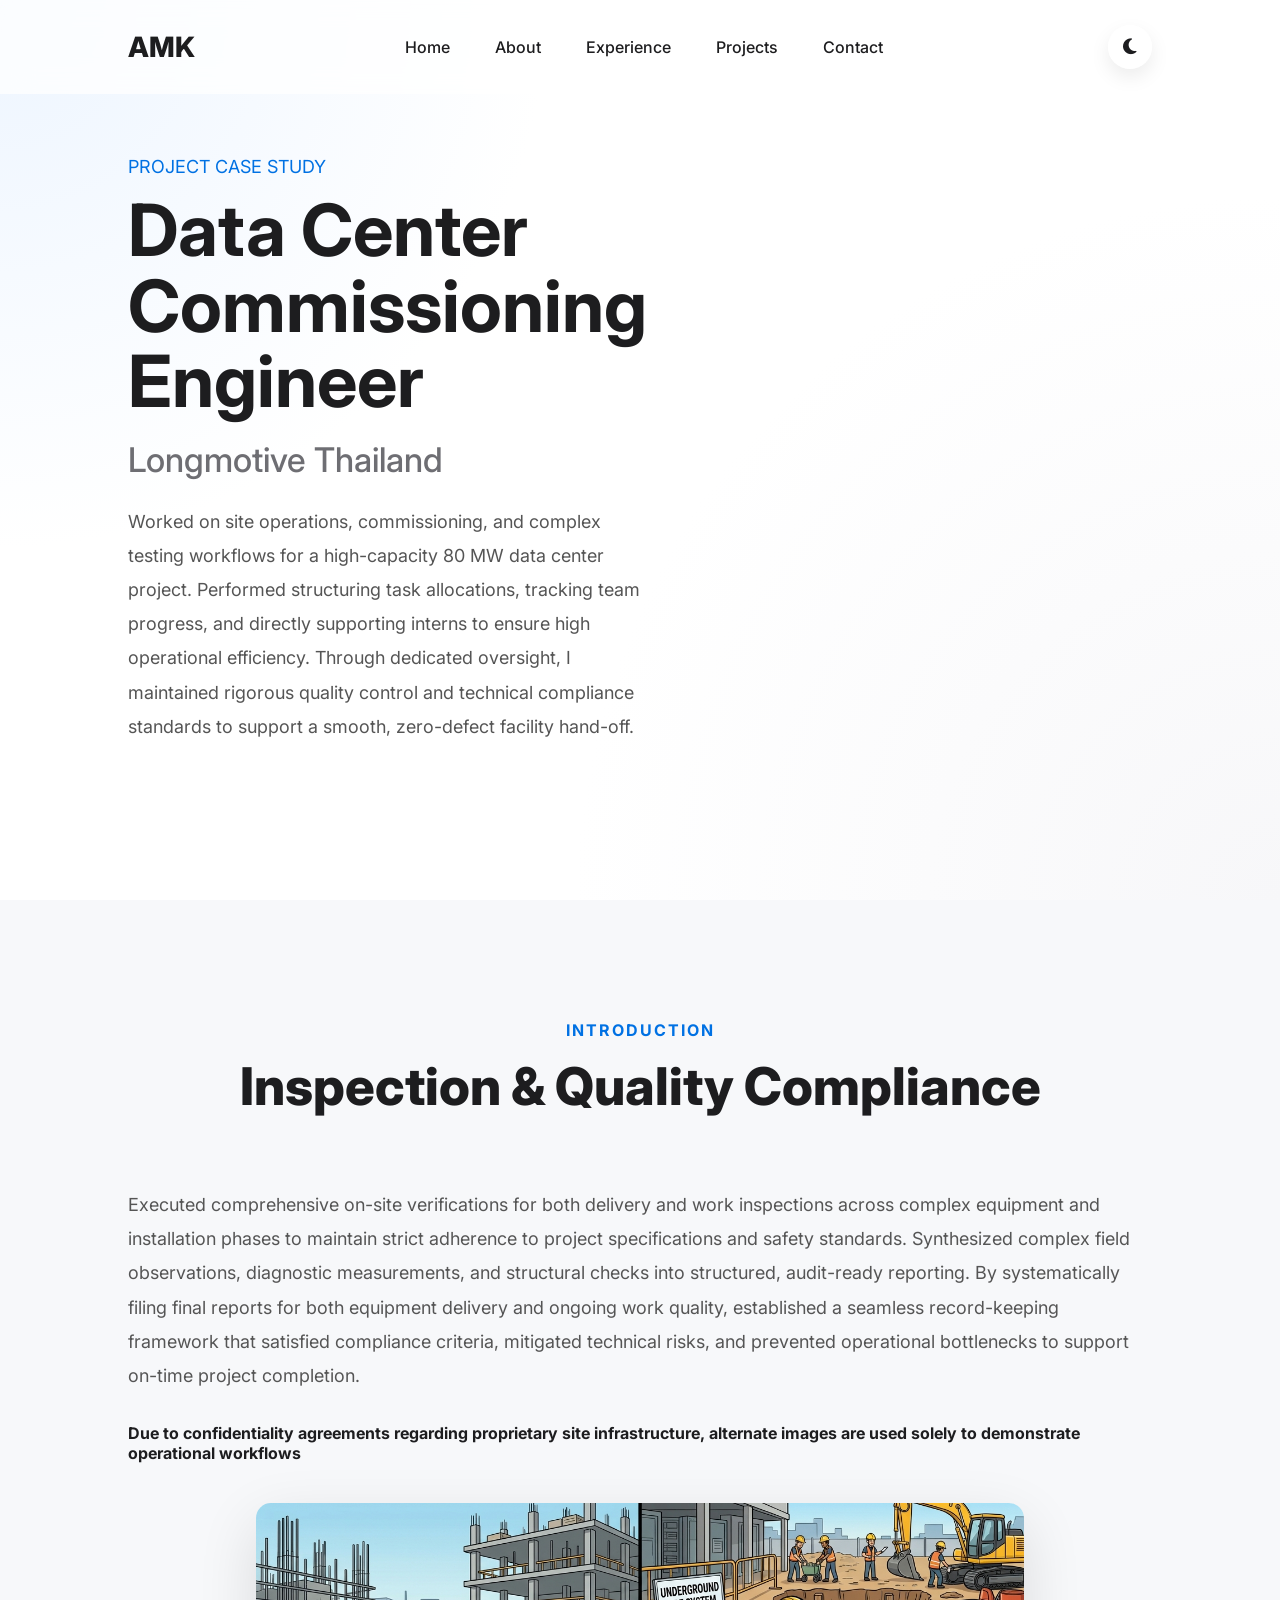
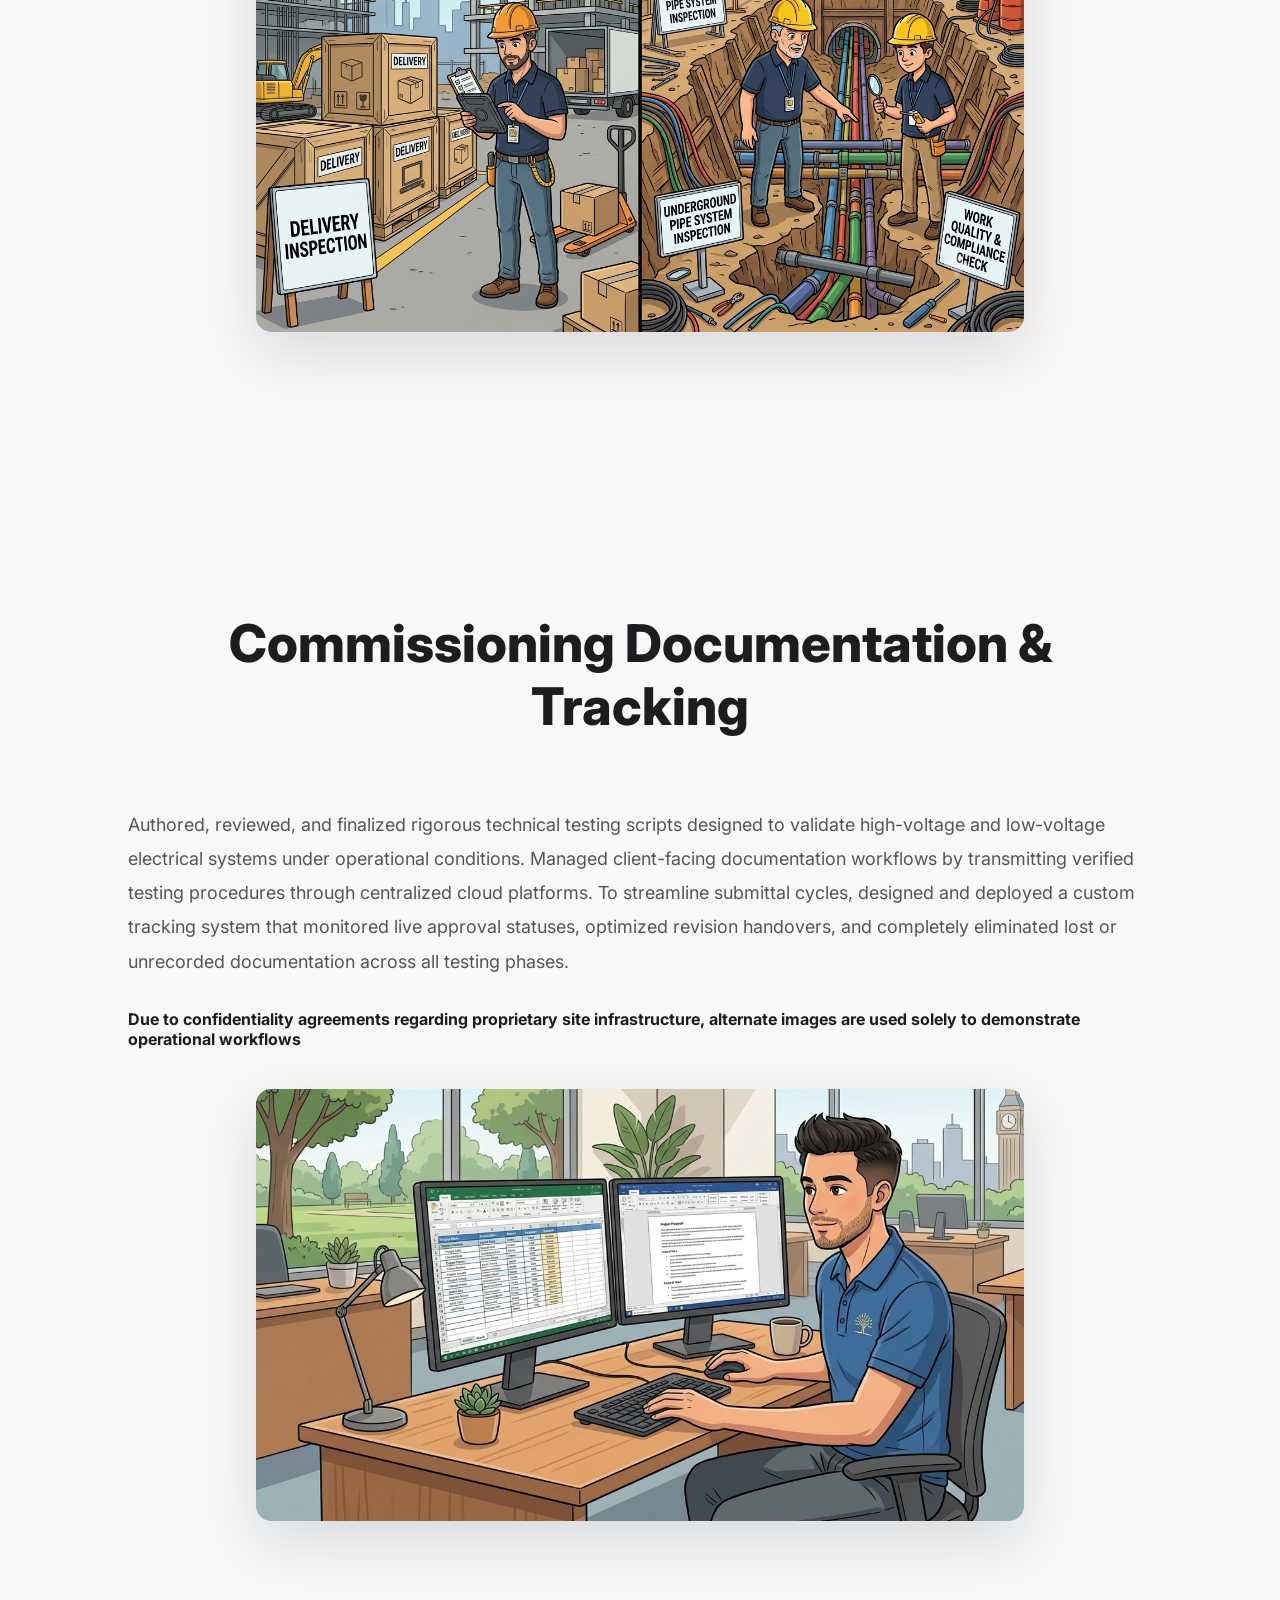
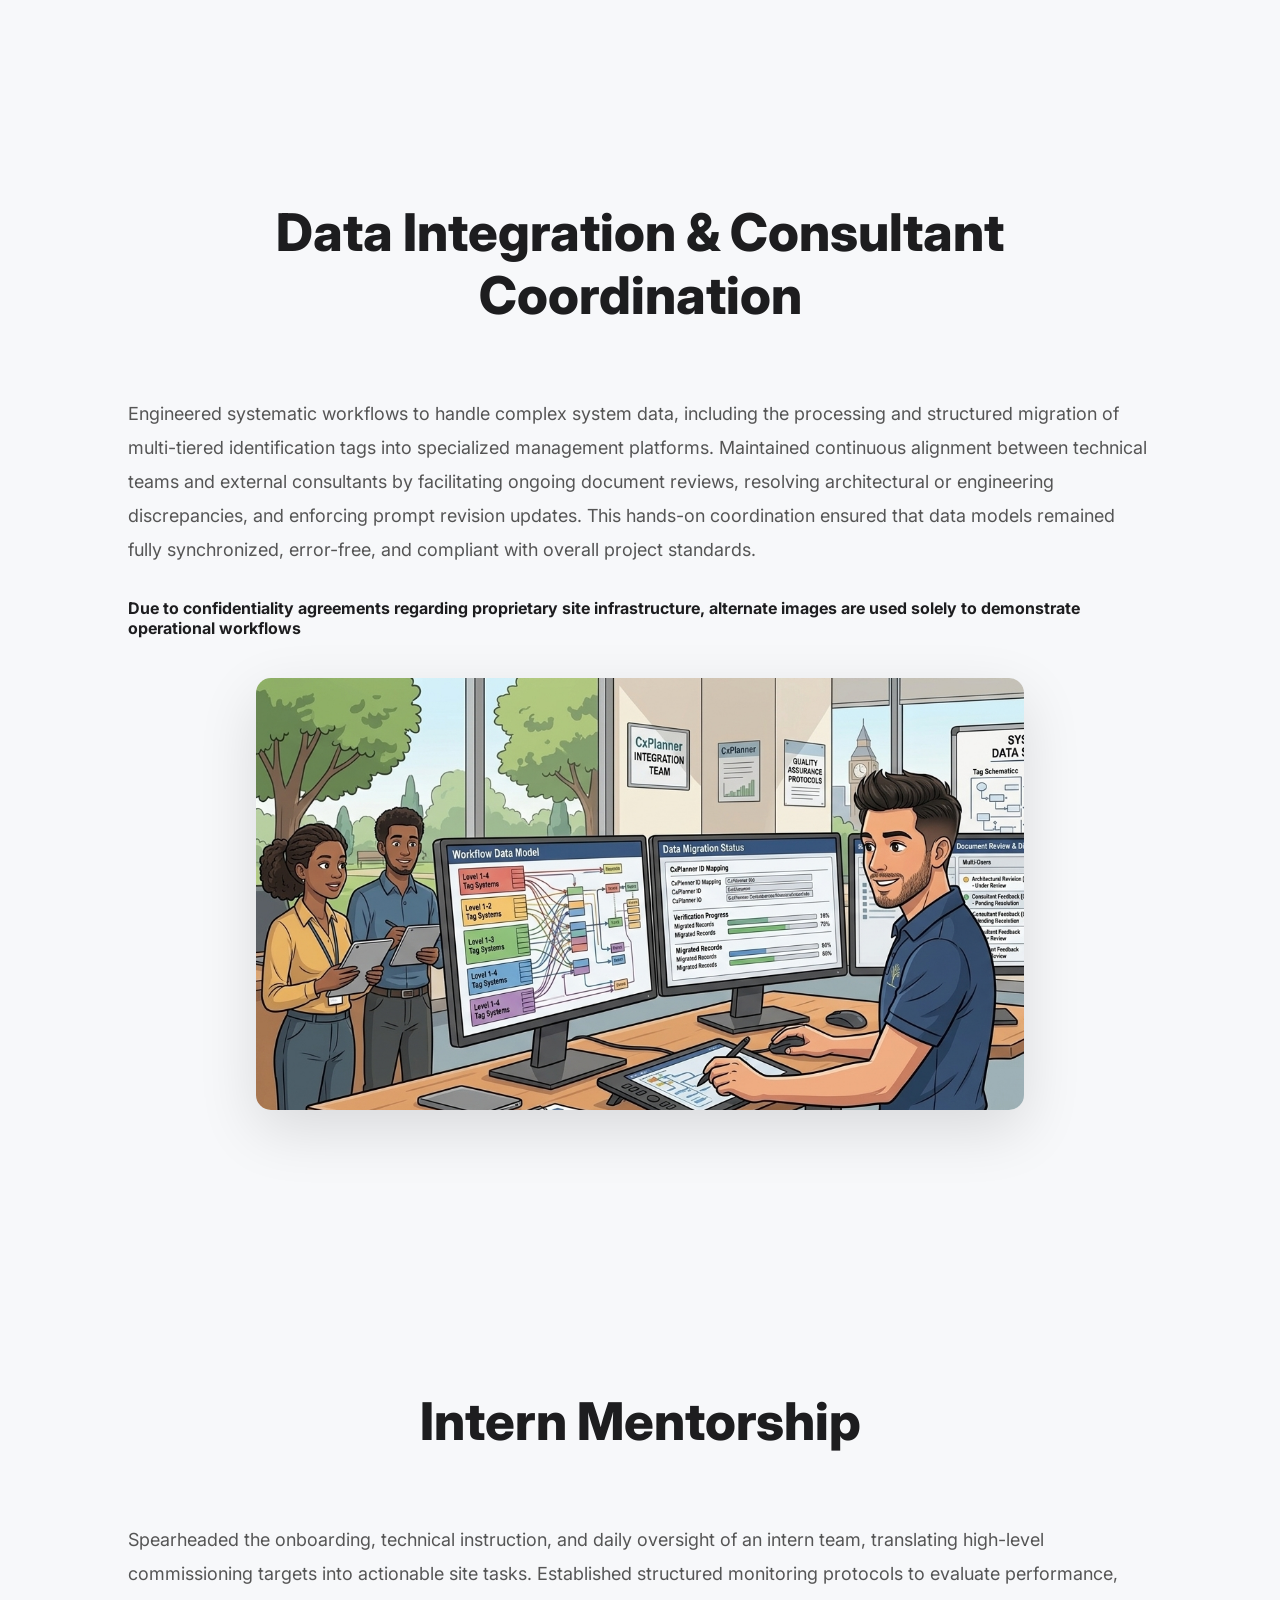
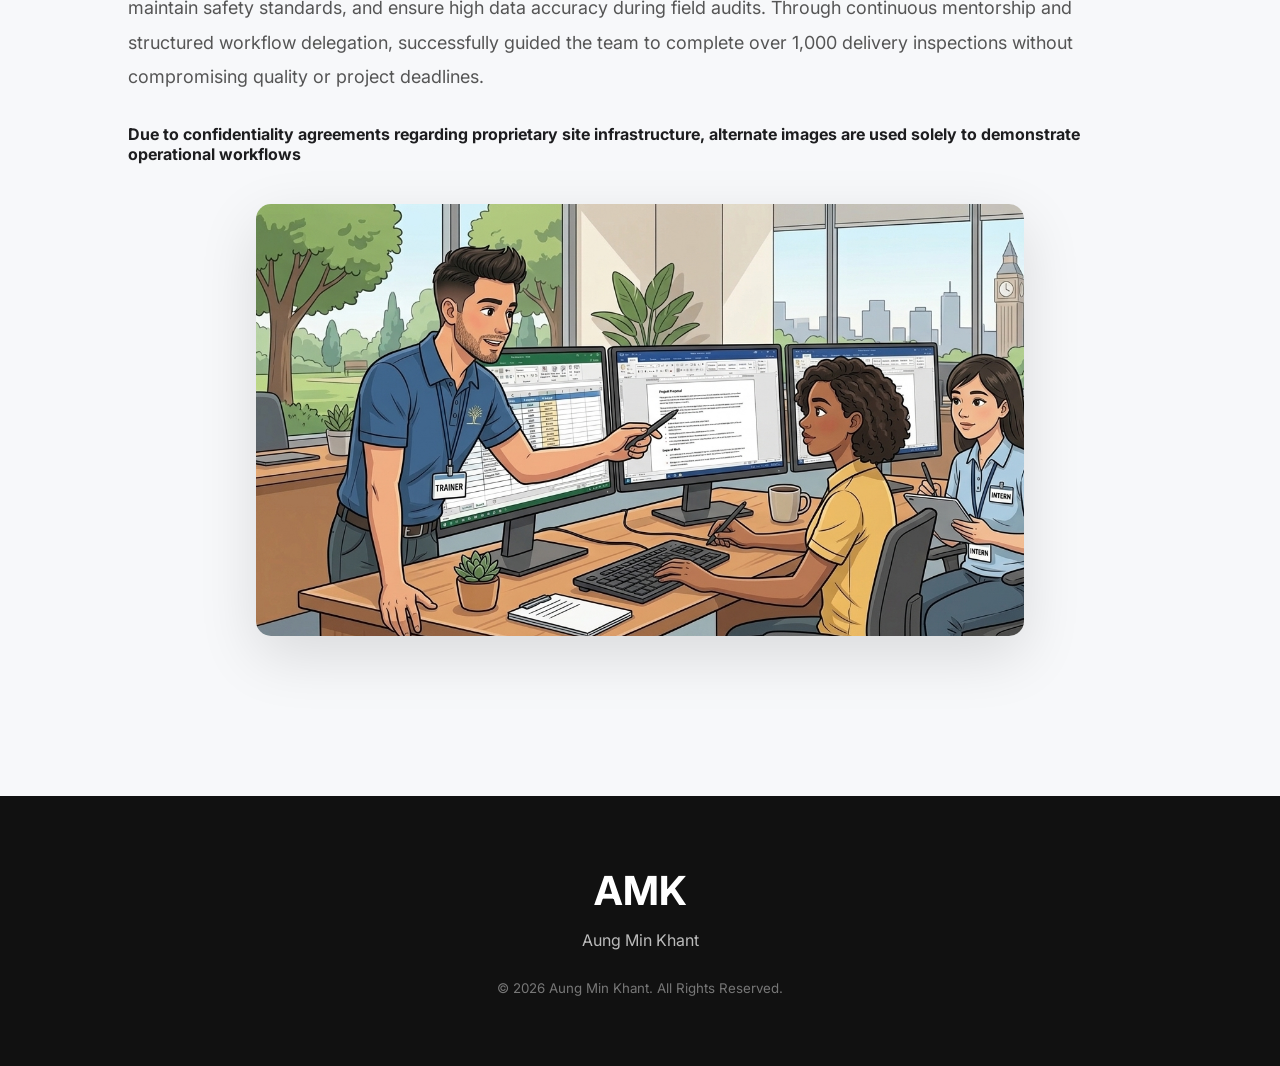
<file: projects/Data Center Commissioning Engineer.html>
<!DOCTYPE html>
<html lang="en">

<head>

    <meta charset="UTF-8">
    <meta name="viewport" content="width=device-width, initial-scale=1.0">

    <title>Data Center Commissioning Engineer | Aung Min Khant</title>

    <link rel="stylesheet" href="../css/style.css">

    <link href="https://fonts.googleapis.com/css2?family=Inter:wght@300;400;500;600;700;800&display=swap"
        rel="stylesheet">

    <link rel="stylesheet" href="https://cdnjs.cloudflare.com/ajax/libs/font-awesome/6.5.0/css/all.min.css">

</head>

<body>

<!-- ================= NAVIGATION ================= -->

<nav>
    <div class="logo"> AMK </div>
    <div class="menu-toggle"> <i class="fa-solid fa-bars"></i> </div>
    <ul>
        <li><a href="../index.html">Home</a></li>
        <li><a href="../index.html#about">About</a></li>
        <li><a href="../index.html#experience">Experience</a></li>
        <li><a href="../index.html#projects">Projects</a></li>
        <li><a href="../index.html#contact">Contact</a></li>
                       
    </ul> <button id="theme-toggle" class="theme-toggle" aria-label="Toggle dark mode"> <i class="fa-solid fa-moon"></i>
    </button>
</nav>





    <!-- ================= HERO ================= -->

    <section class="hero">

        <div class="hero-left">

            <p class="intro">

                PROJECT CASE STUDY

            </p>

            <h1>

                Data Center Commissioning Engineer

            </h1>

            <h2>

                Longmotive Thailand
            </h2>



            <p class="description">

                Worked on site operations, commissioning, and complex testing workflows for a high-capacity 80 MW
                data center project. Performed structuring task allocations, tracking team progress, and directly
                supporting interns to ensure high operational efficiency. Through dedicated oversight, I maintained rigorous quality
                control and technical compliance standards to support a smooth, zero-defect facility hand-off.

            </p>
             
            

    </section>

            
    <!-- ================= INTRODUCTION ================= -->

    <section class="about">

        <div class="section-title">

            <p>

                INTRODUCTION

            </p>

            <h2>

                Inspection & Quality Compliance

            </h2>

        </div>

        <div class="about-container">

            <div class="about-text">

                <p>

                Executed comprehensive on-site verifications for both delivery and work inspections across complex equipment and
                installation phases to maintain strict
                adherence to project specifications and safety standards. Synthesized complex field observations, diagnostic
                measurements, and structural checks into structured, audit-ready reporting. By systematically filing final reports for
                both equipment delivery and ongoing work quality, established a seamless record-keeping framework that satisfied
                compliance criteria, mitigated technical risks, and prevented operational bottlenecks to support on-time project
                completion.
                </p>
                
                <h4>
                    Due to confidentiality agreements regarding proprietary site infrastructure, alternate
                    images
                    are used solely to demonstrate operational workflows </h4>

                <div class="media-wrapper media-three-quarter">

                    <figure>

                        <img src="../images/Data Center Commissioning Engineer/Inspection.png">

                  

                    </figure>

            </div>

    </section>





    <!-- ================= SECTION 1 ================= -->

    <section class="about">

        <div class="section-title">


            <h2>

                Commissioning Documentation & Tracking

            </h2>

        </div>

        <div class="about-container">

            <div class="about-text">

                <p>

                    Authored, reviewed, and finalized rigorous technical testing scripts designed to validate high-voltage and low-voltage
                    electrical systems under operational conditions. Managed client-facing documentation workflows by transmitting verified
                    testing procedures through centralized cloud platforms. To streamline submittal cycles, designed and deployed a custom
                    tracking system that monitored live approval statuses, optimized revision handovers, and completely eliminated lost or
                    unrecorded documentation across all testing phases.


                </p>

                <h4>
                    Due to confidentiality agreements regarding proprietary site infrastructure, alternate
                    images
                    are used solely to demonstrate operational workflows </h4>

                <div class="media-wrapper media-three-quarter">

                    <figure>

                        <img src="../images/Data Center Commissioning Engineer/Documentation.png">

                   
                    </figure>

            </div>

    </section>

        <!-- ================= SECTION 1 ================= -->

    <section class="about">

        <div class="section-title">


            <h2>

                Data Integration & Consultant Coordination

            </h2>

        </div>

        <div class="about-container">

            <div class="about-text">

                <p>

                    Engineered systematic workflows to handle complex system data, including the processing and structured migration of
                    multi-tiered identification tags into specialized management platforms. Maintained continuous alignment between
                    technical teams and external consultants by facilitating ongoing document reviews, resolving architectural or
                    engineering discrepancies, and enforcing prompt revision updates. This hands-on coordination ensured that data models
                    remained fully synchronized, error-free, and compliant with overall project standards.


                </p>

                <h4>
                    Due to confidentiality agreements regarding proprietary site infrastructure, alternate
                    images
                    are used solely to demonstrate operational workflows </h4>

                <div class="media-wrapper media-three-quarter">

                    <figure>

                        <img src="../images/Data Center Commissioning Engineer/Data.png">

                   
                    </figure>

            </div>

    </section>


    <!-- ================= SECTION 2 ================= -->

    <section class="about">

        <div class="section-title">



            <h2>

                Intern Mentorship
            

            </h2>

        </div>

        <div class="about-container">

            <div class="about-text">

                <p>

                    Spearheaded the onboarding, technical instruction, and daily oversight of an intern team, translating high-level
                    commissioning targets into actionable site tasks. Established structured monitoring protocols to evaluate performance,
                    maintain safety standards, and ensure high data accuracy during field audits. Through continuous mentorship and
                    structured workflow delegation, successfully guided the team to complete over 1,000 delivery inspections without
                    compromising quality or project deadlines.
                
                </p>

                <h4>
                    Due to confidentiality agreements regarding proprietary site infrastructure, alternate
                    images
                    are used solely to demonstrate operational workflows </h4>

                <div class="media-wrapper media-three-quarter">

                    <figure>

                        <img src="../images/Data Center Commissioning Engineer/intern.png">

                    </figure>

            </div>

    </section>

    
    <!-- ================= FOOTER ================= -->

    <footer>

        <div class="footer-content">

            <h2>

                AMK

            </h2>

            <p>

                Aung Min Khant

            </p>

            <small>

                © 2026 Aung Min Khant. All Rights Reserved.

            </small>

        </div>

    </footer>
    <script src="../js/script.js"></script>
</body>

</html>
</file>
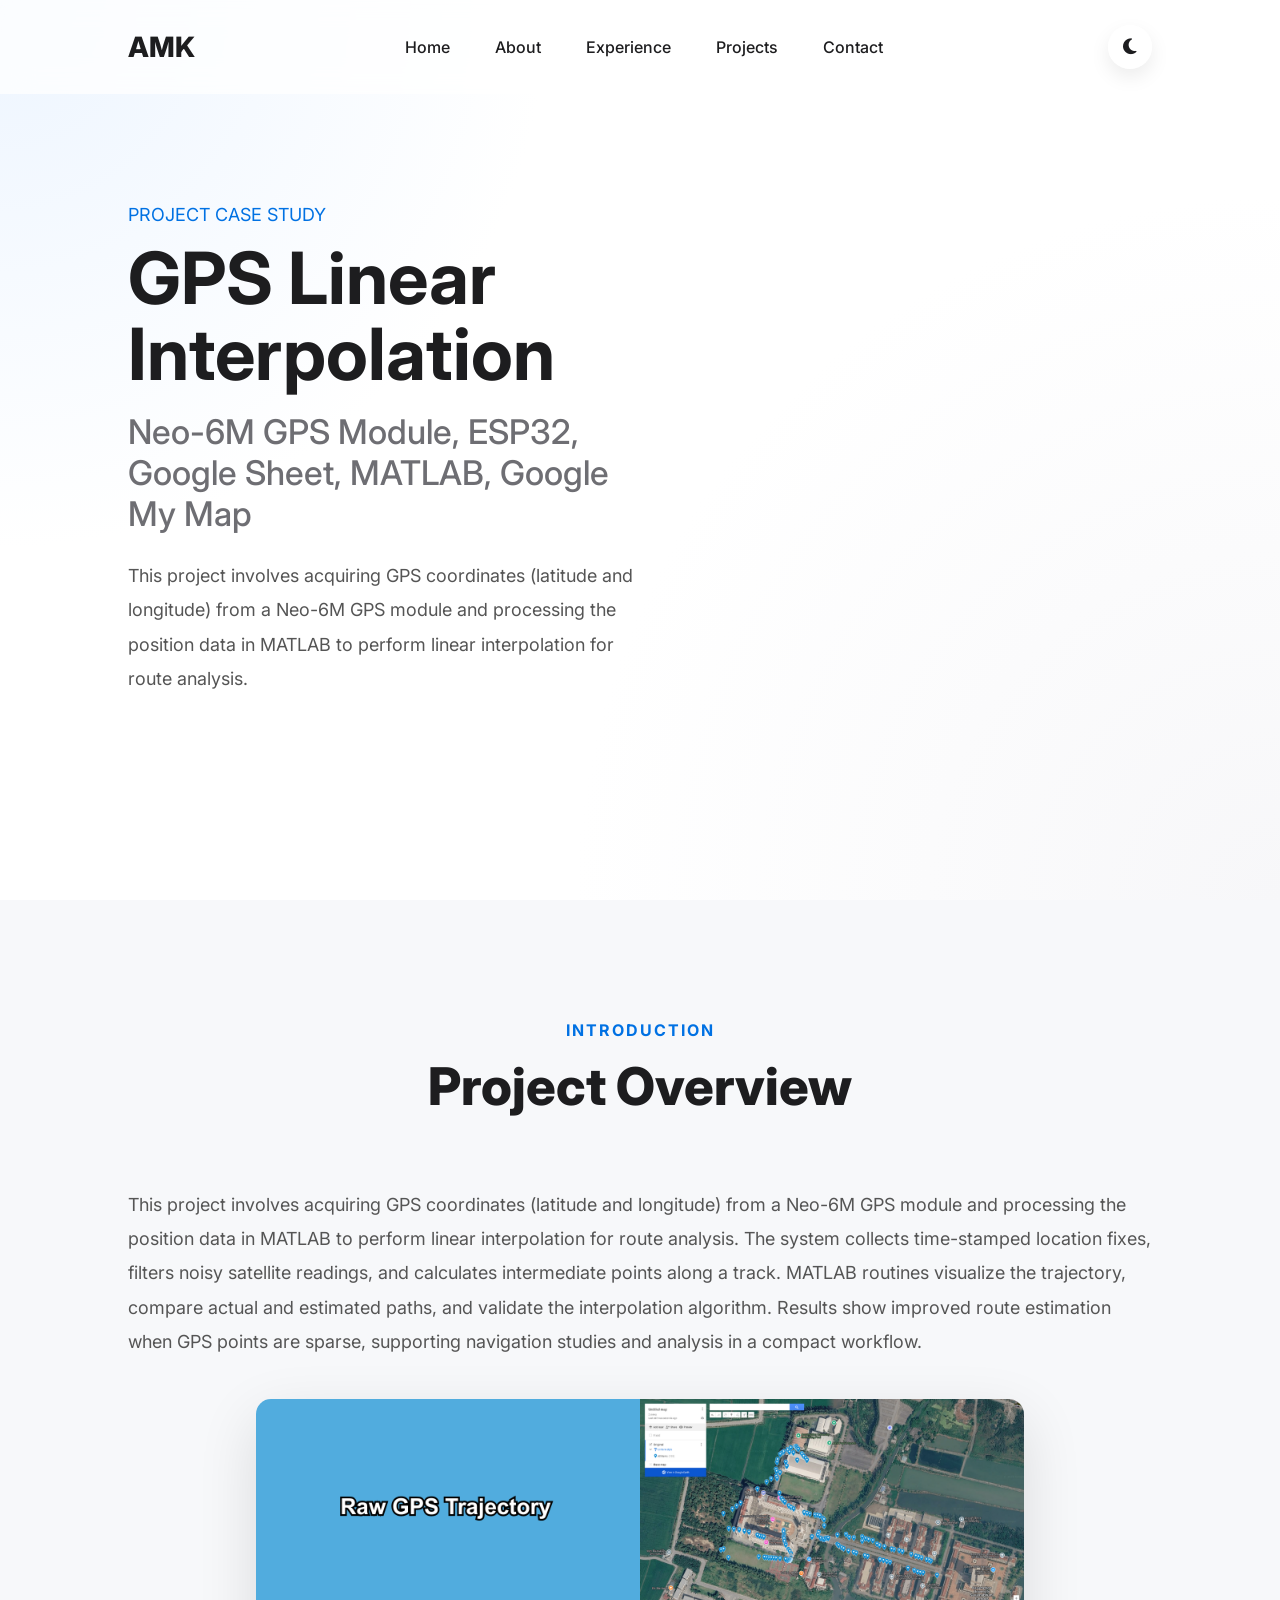
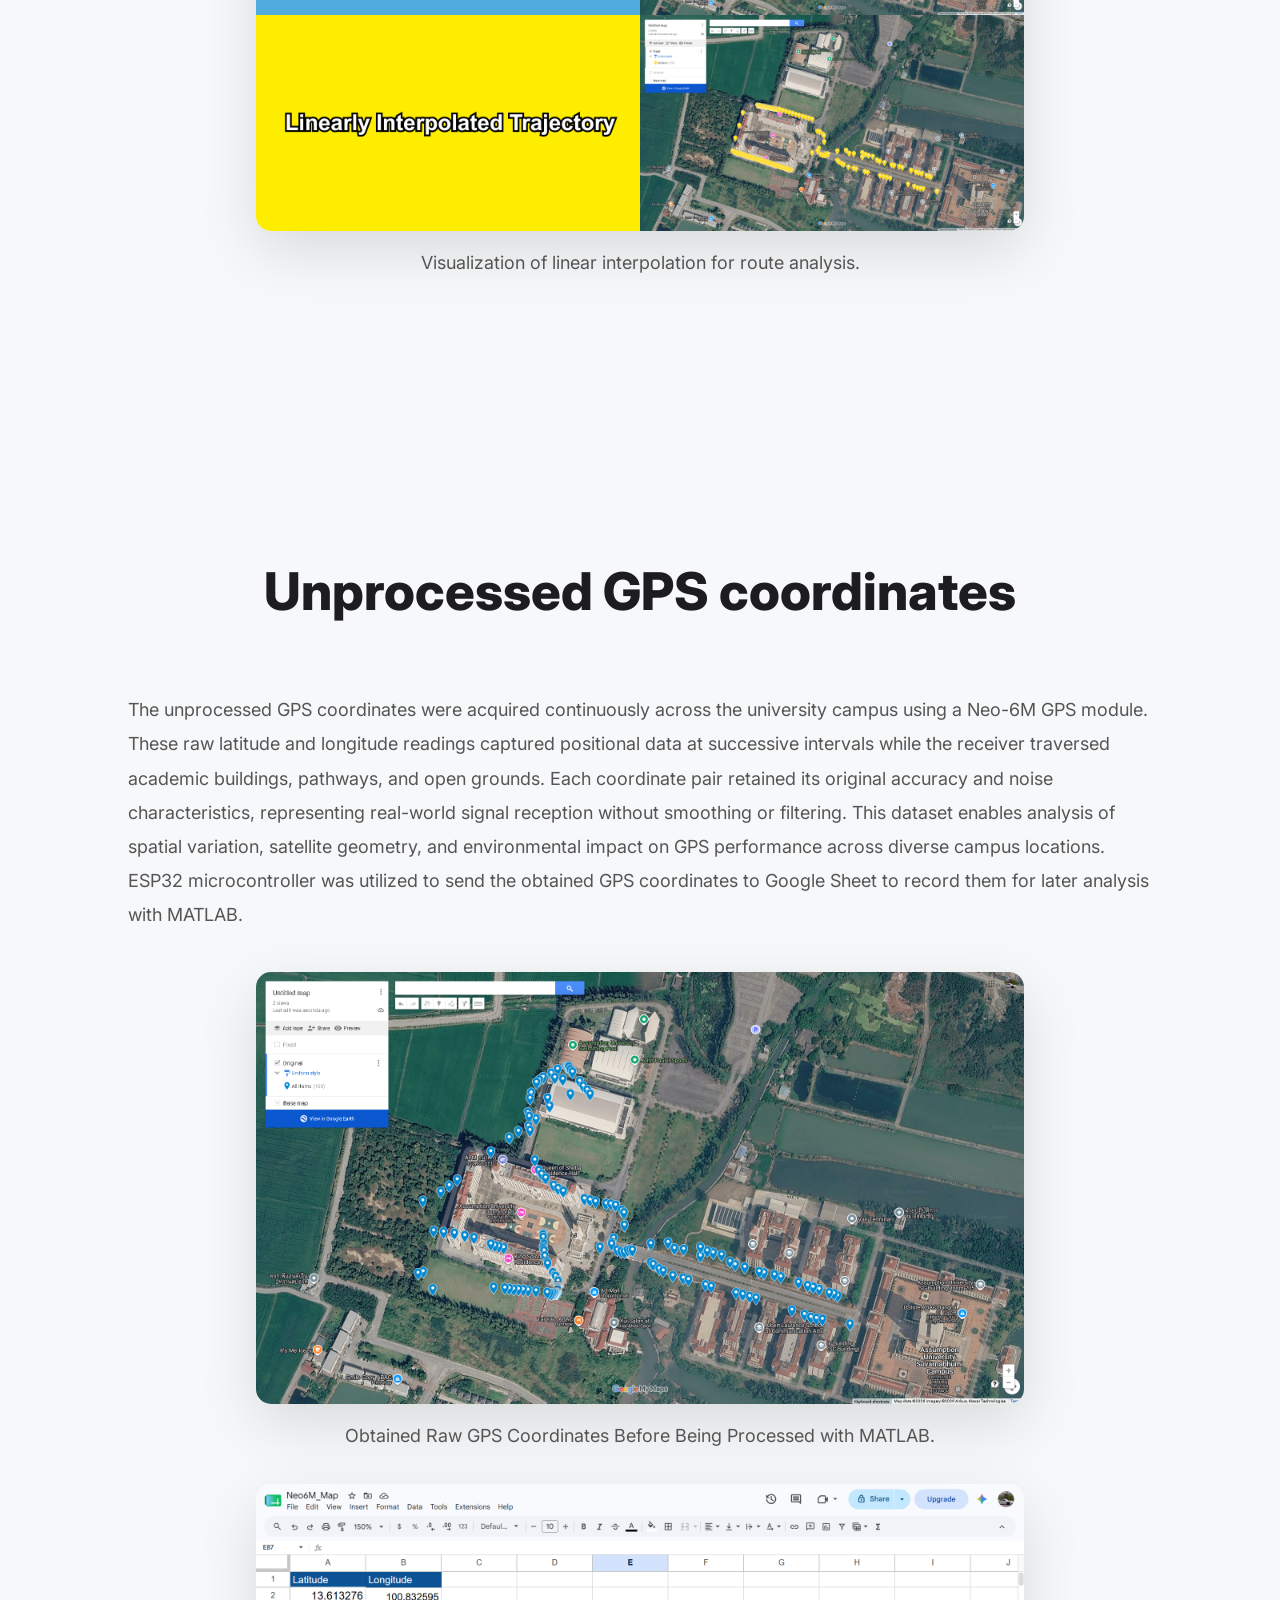
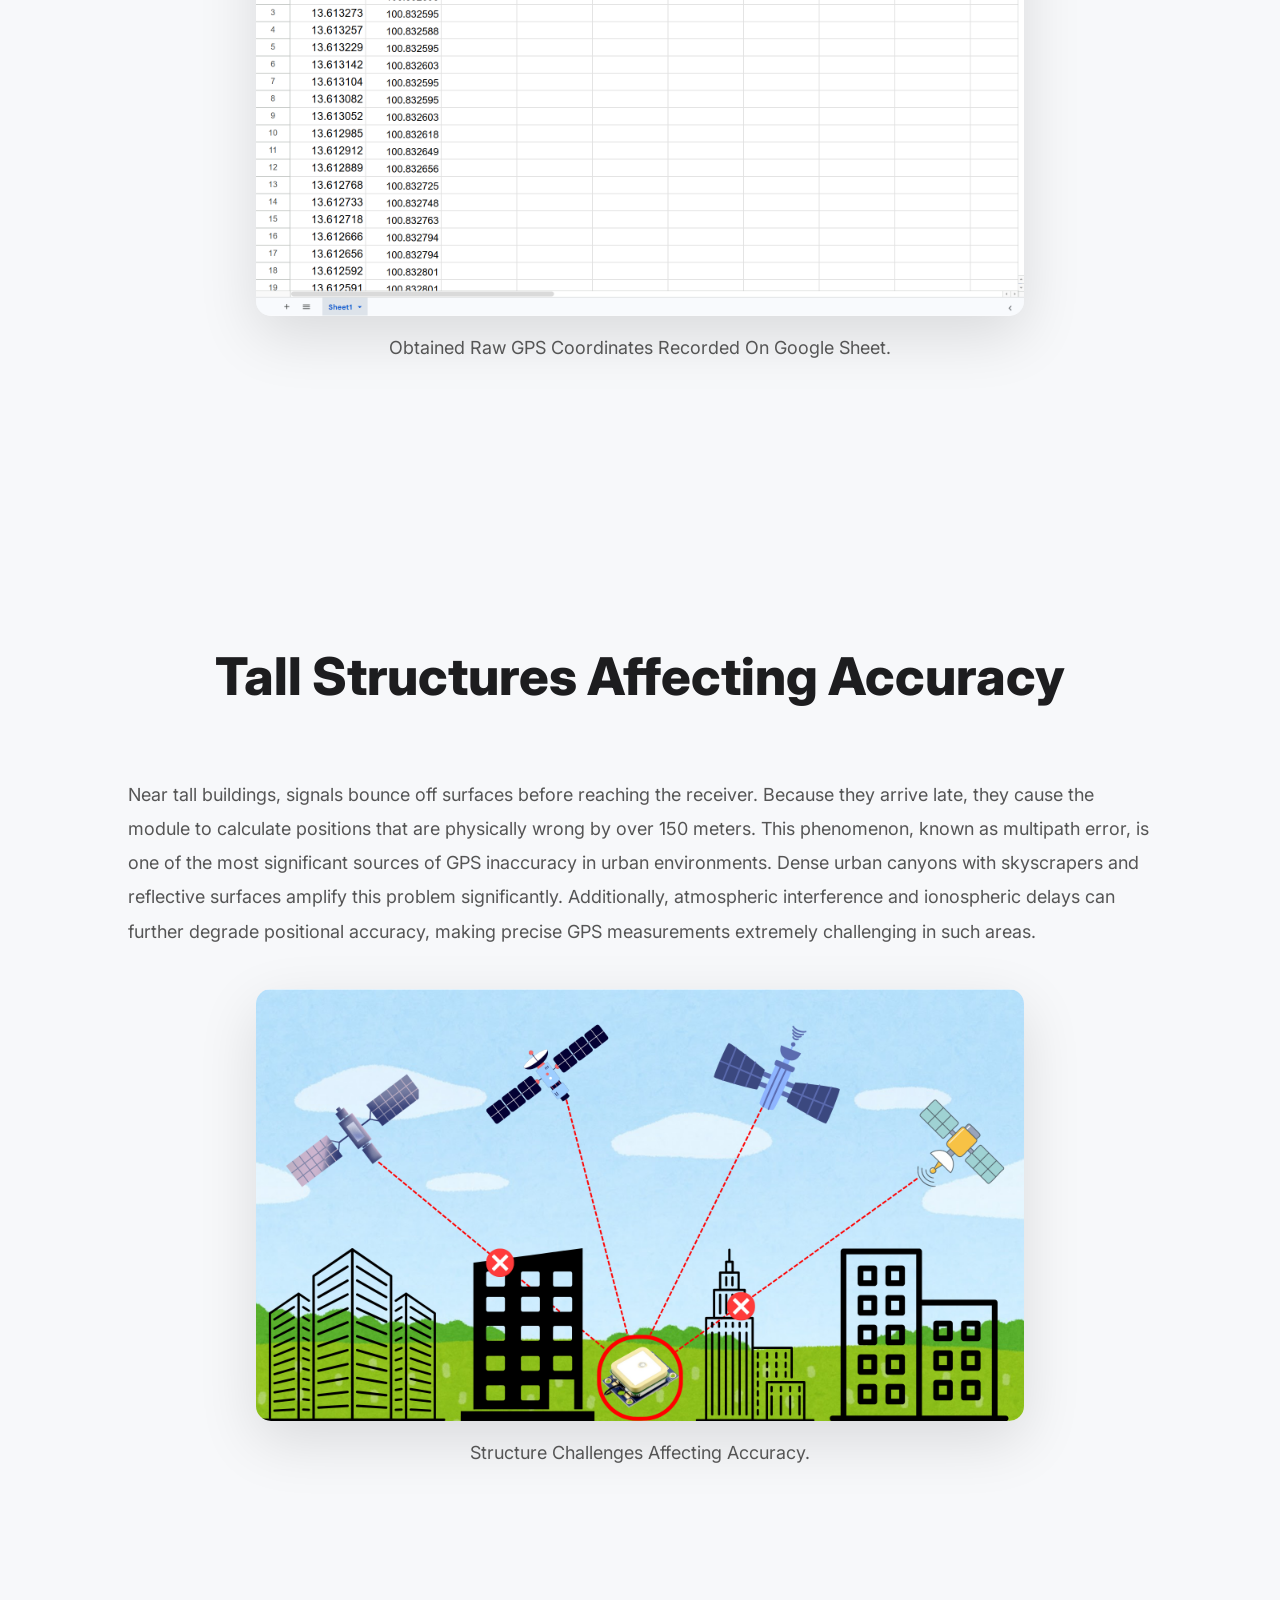
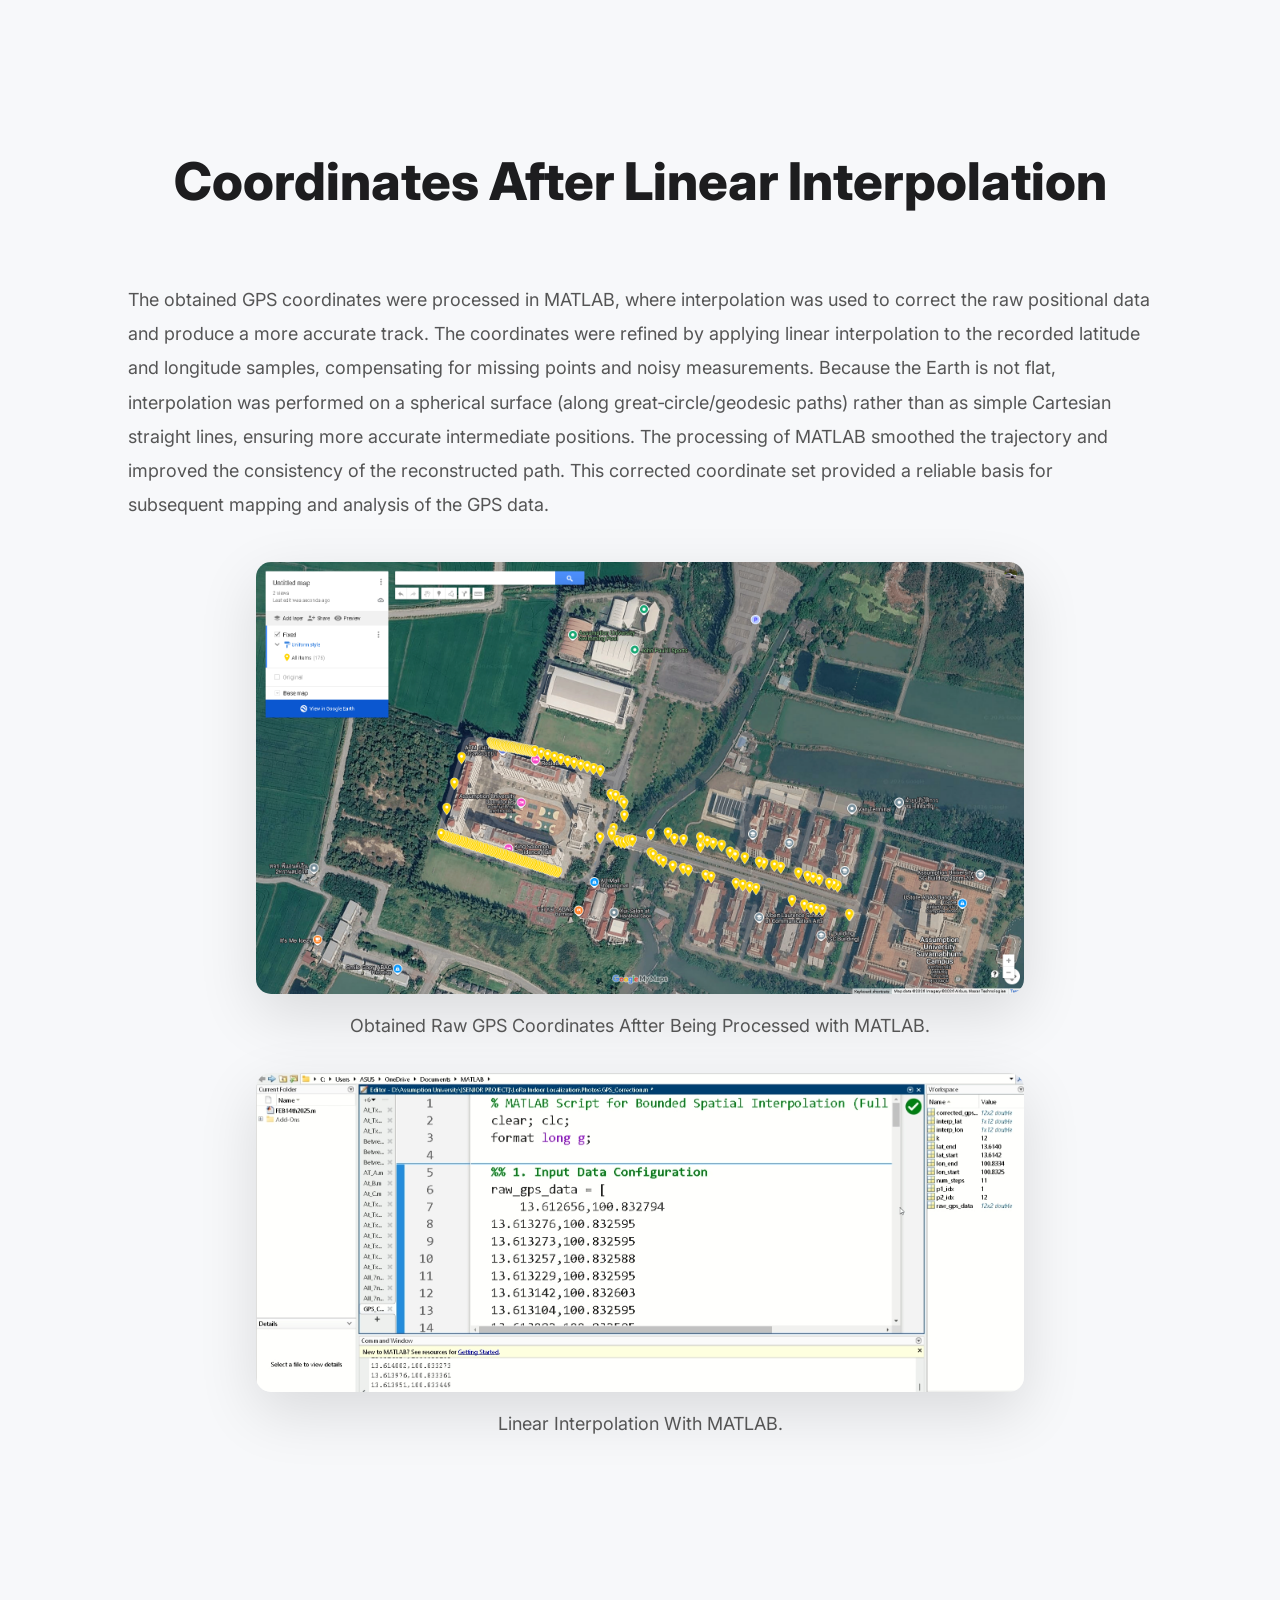
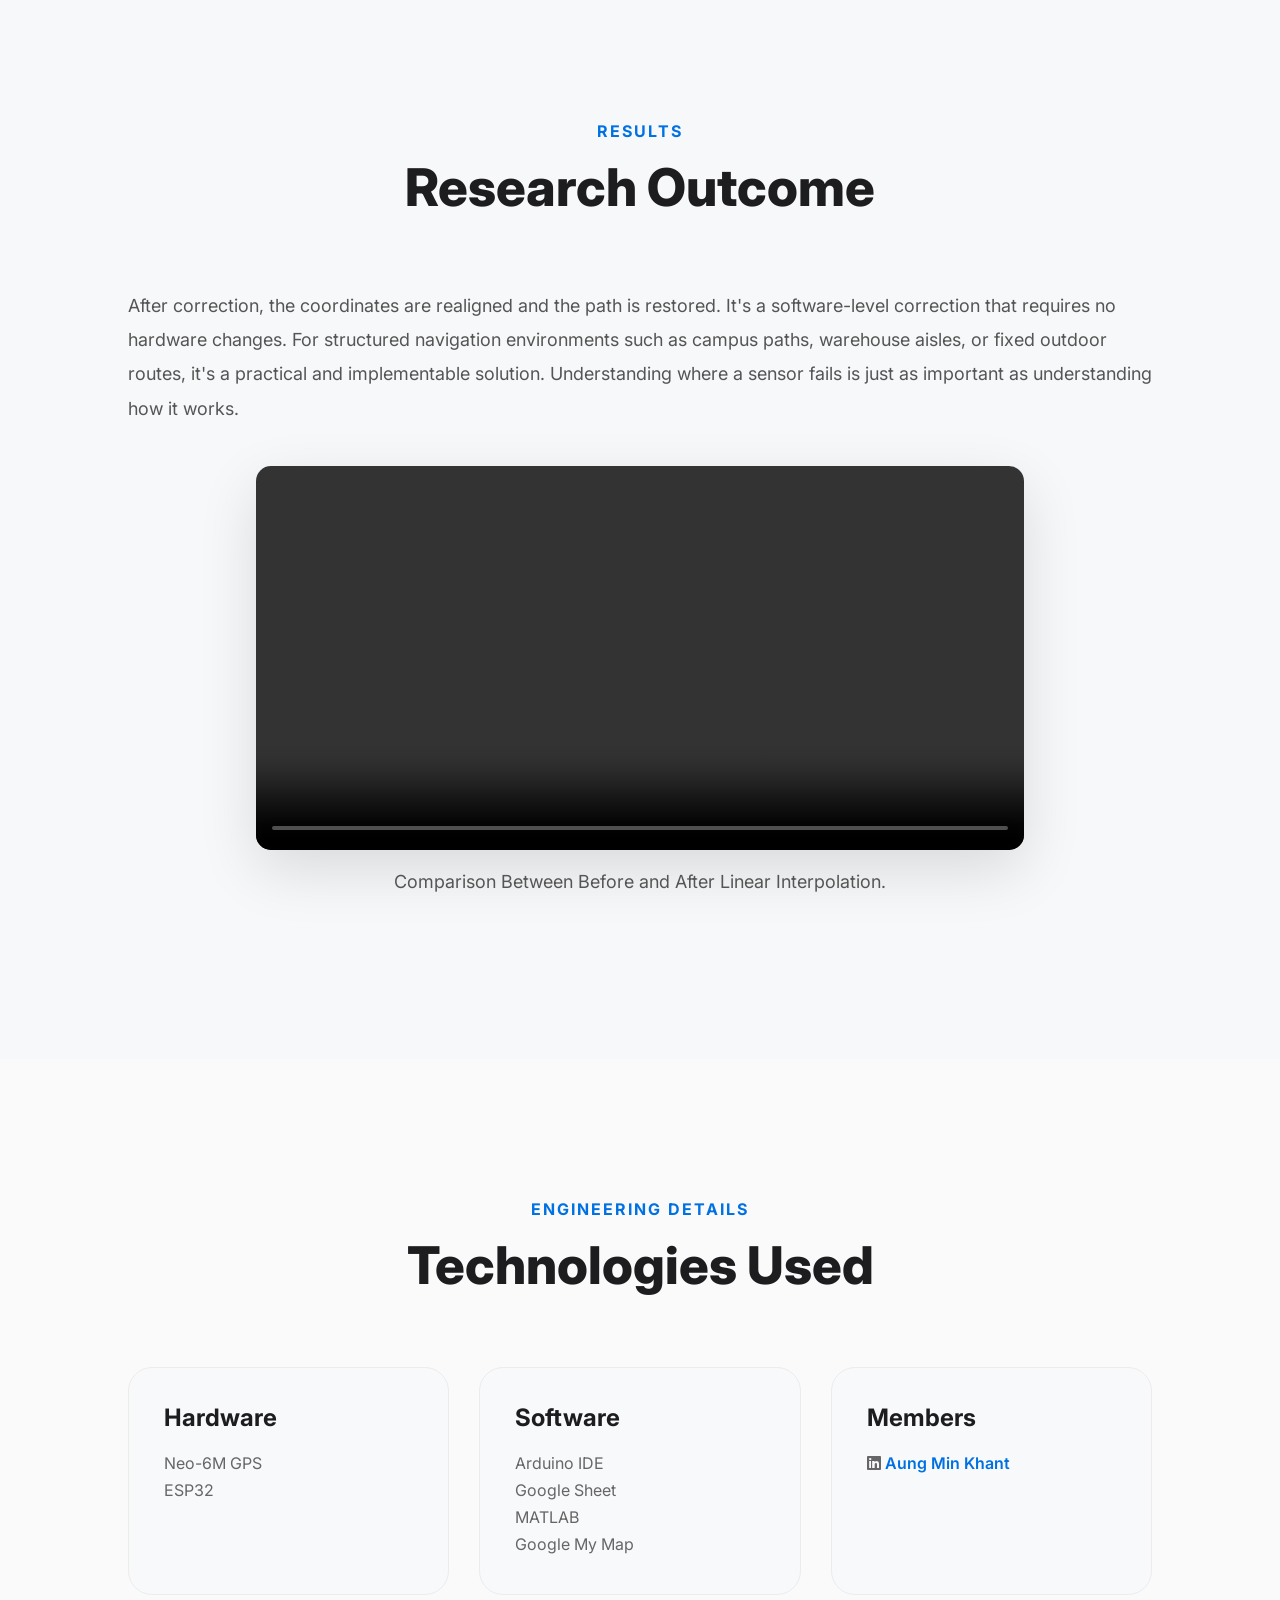
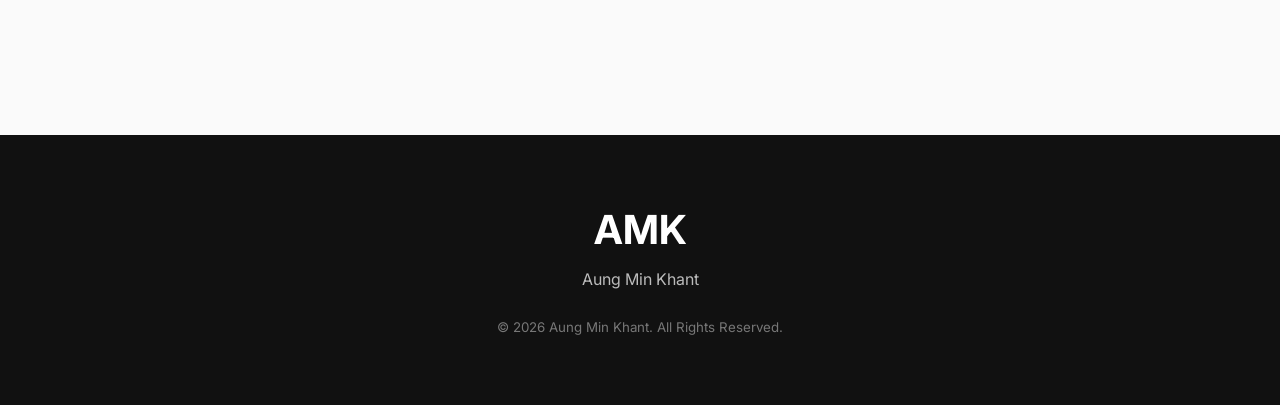
<file: projects/GPS Linear Interpolation.html>
<!DOCTYPE html>
<html lang="en">

<head>

    <meta charset="UTF-8">
    <meta name="viewport" content="width=device-width, initial-scale=1.0">

    <title>GPS Linear Interpolation | Aung Min Khant</title>

    <link rel="stylesheet" href="../css/style.css">

    <link href="https://fonts.googleapis.com/css2?family=Inter:wght@300;400;500;600;700;800&display=swap"
        rel="stylesheet">

    <link rel="stylesheet" href="https://cdnjs.cloudflare.com/ajax/libs/font-awesome/6.5.0/css/all.min.css">

</head>

<body>

<!-- ================= NAVIGATION ================= -->

<nav>
    <div class="logo"> AMK </div>
    <div class="menu-toggle"> <i class="fa-solid fa-bars"></i> </div>
    <ul>
        <li><a href="../index.html">Home</a></li>
        <li><a href="../index.html#about">About</a></li>
        <li><a href="../index.html#experience">Experience</a></li>
        <li><a href="../index.html#projects">Projects</a></li>
        <li><a href="../index.html#contact">Contact</a></li>
                       
    </ul> <button id="theme-toggle" class="theme-toggle" aria-label="Toggle dark mode"> <i class="fa-solid fa-moon"></i>
    </button>
</nav>



    <!-- ================= HERO ================= -->

    <section class="hero">

        <div class="hero-left">

            <p class="intro">

                PROJECT CASE STUDY

            </p>

            <h1>

                GPS Linear Interpolation

            </h1>

            <h2>

                Neo-6M GPS Module, ESP32, Google Sheet, MATLAB, Google My Map
            </h2>



            <p class="description">

                This project involves acquiring GPS coordinates (latitude and longitude) from a Neo-6M GPS module and
                processing the position data in MATLAB to perform linear interpolation for route analysis.

            </p>

    </section>





    <!-- ================= INTRODUCTION ================= -->

    <section class="about">

        <div class="section-title">

            <p>

                INTRODUCTION

            </p>

            <h2>

                Project Overview

            </h2>

        </div>

        <div class="about-container">

            <div class="about-text">

                <p>

                    This project involves acquiring GPS coordinates (latitude and longitude) from a Neo-6M GPS module and
                    processing the position data in MATLAB to perform linear interpolation for route analysis. The system
                    collects time-stamped location fixes, filters noisy satellite readings, and calculates intermediate
                    points along a track. MATLAB routines visualize the trajectory, compare actual and estimated paths,
                    and validate the interpolation algorithm. Results show improved route estimation when GPS points are
                    sparse, supporting navigation studies and analysis in a compact workflow.

                </p>

                <div class="media-wrapper media-three-quarter">

                    <figure>

                        <img src="../images/GPS Linear Interpolation/Last Page.png">

                        <p class="figure-caption">
                            Visualization of linear interpolation for route analysis.
                        </p>

                    </figure>

                </div>

                

    </section>





    <!-- ================= SECTION 1 ================= -->

    <section class="about">

        <div class="section-title">


            <h2>

                Unprocessed GPS coordinates

            </h2>

        </div>

        <div class="about-container">

            <div class="about-text">

                <p>

                    The unprocessed GPS coordinates were acquired continuously across the university campus using a Neo-6M GPS module. These
                    raw latitude and longitude readings captured positional data at successive intervals while the receiver traversed
                    academic buildings, pathways, and open grounds. Each coordinate pair retained its original accuracy and noise
                    characteristics, representing real-world signal reception without smoothing or filtering. This dataset enables analysis
                    of spatial variation, satellite geometry, and environmental impact on GPS performance across diverse campus locations. ESP32 microcontroller was utilized to send the obtained GPS coordinates to Google Sheet to record them for later
                    analysis with MATLAB.

                </p>

                <div class="media-wrapper media-three-quarter">

                    <figure>

                        <img src="../images/GPS Linear Interpolation/Before.png">

                        <p class="figure-caption">
                            Obtained Raw GPS Coordinates Before Being Processed with MATLAB.
                        </p>

                    </figure>

                    <figure>

                        <img src="../images/GPS Linear Interpolation/GoogleSheet.png">

                        <p class="figure-caption">
                            Obtained Raw GPS Coordinates Recorded On Google Sheet.
                        </p>

                    </figure>

                </div>

    </section>

    <!-- ================= SECTION 5 ================= -->

    <section class="about">

        <div class="section-title">



            <h2>

                Tall Structures Affecting Accuracy

            </h2>

        </div>

        <div class="about-container">

            <div class="about-text">

                <p>

                    Near tall buildings, signals bounce off surfaces before reaching the receiver. Because they arrive late, they cause the
                    module to calculate positions that are physically wrong by over 150 meters. This phenomenon, known as multipath error,
                    is one of the most significant sources of GPS inaccuracy in urban environments. Dense urban canyons with skyscrapers and
                    reflective surfaces amplify this problem significantly. Additionally, atmospheric interference and ionospheric delays
                    can further degrade positional accuracy, making precise GPS measurements extremely challenging in such areas.</p>

                <div class="media-wrapper media-three-quarter">



                    <figure>

                        <img src="../images/GPS Linear Interpolation/Challenges.png">

                        <p class="figure-caption">
                            Structure Challenges Affecting Accuracy.
                        </p>

                    </figure>

                </div>

    </section>




    <!-- ================= SECTION 2 ================= -->

    <section class="about">

        <div class="section-title">



            <h2>

                Coordinates After Linear Interpolation 

            </h2>

        </div>

        <div class="about-container">

            <div class="about-text">

                <p>

                    The obtained GPS coordinates were processed in MATLAB, where interpolation was used to correct the
                    raw positional data and produce a more accurate track. The coordinates were refined by applying
                    linear interpolation to the recorded latitude and longitude samples, compensating for missing
                    points and noisy measurements. Because the Earth is not flat, interpolation was performed on a
                    spherical surface (along great‑circle/geodesic paths) rather than as simple Cartesian straight
                    lines, ensuring more accurate intermediate positions. The processing of MATLAB smoothed the
                    trajectory and improved the consistency of the reconstructed path. This corrected coordinate set
                    provided a reliable basis for subsequent mapping and analysis of the GPS data.

                </p>

                <div class="media-wrapper media-three-quarter">



                    <figure>

                        <img src="../images/GPS Linear Interpolation/After.png">

                        <p class="figure-caption">
                            Obtained Raw GPS Coordinates Aftter Being Processed with MATLAB.
                        </p>

                    </figure>

                    <figure>

                        <img src="../images/GPS Linear Interpolation/MATLAB.png">

                        <p class="figure-caption">

                            Linear Interpolation With MATLAB.

                        <p>

                    </figure>

                </div>

                
    </section>

    <!-- ================= RESULTS ================= -->

    <section class="about">

        <div class="section-title">

            <p>

                RESULTS

            </p>

            <h2>

                Research Outcome

            </h2>

        </div>

        <div class="about-container">

            <div class="about-text">

                <p>
After correction, the coordinates are realigned and the path is restored.
It's a software-level correction that requires no hardware changes. For structured navigation environments such as
campus paths, warehouse aisles, or fixed outdoor routes, it's a practical and implementable solution.
Understanding where a sensor fails is just as important as understanding how it works.


                </p>

                <div class="media-wrapper media-three-quarter">

                    <video controls autoplay muted loop playsinline preload="auto">

                        <source src="../videos/GPS Linear Interpolation/cover.mp4" type="video/mp4">


                    </video>

                    <p class="figure-caption">
                        Comparison Between Before and After Linear Interpolation.
                    </p>

                </div>

    </section>

    
    <!-- ================= TECHNOLOGIES ================= -->

    <section class="projects">

        <div class="section-title">

            <p>

                ENGINEERING DETAILS

            </p>

            <h2>

                Technologies Used

            </h2>

        </div>

        <div class="skills-grid">

            <div class="skill-card">

                <h3>

                    Hardware

                </h3>

                <p>

                    Neo-6M GPS<br>

                    ESP32<br>            

                </p>

            </div>





            <div class="skill-card">

                <h3>

                    Software

                </h3>

                <p>

                    Arduino IDE<br>

                    Google Sheet<br>

                    MATLAB<br>

                    Google My Map<br>

                </p>

            </div>

            
            <div class="skill-card">

                <h3>
                    Members
                </h3>

                <p>

                    <i class="fa-brands fa-linkedin"></i>
                    <a href="https://www.linkedin.com/in/aung-min-k-444830345" target="_blank" class="member-link">
                        Aung Min Khant
                    </a>

                </p>

            </div>


        </div>



    </section>





    <!-- ================= FOOTER ================= -->

    <footer>

        <div class="footer-content">

            <h2>

                AMK

            </h2>

            <p>

                Aung Min Khant

            </p>

            <small>

                © 2026 Aung Min Khant. All Rights Reserved.

            </small>

        </div>

    </footer>
    <script src="../js/script.js"></script>
</body>

</html>
</file>
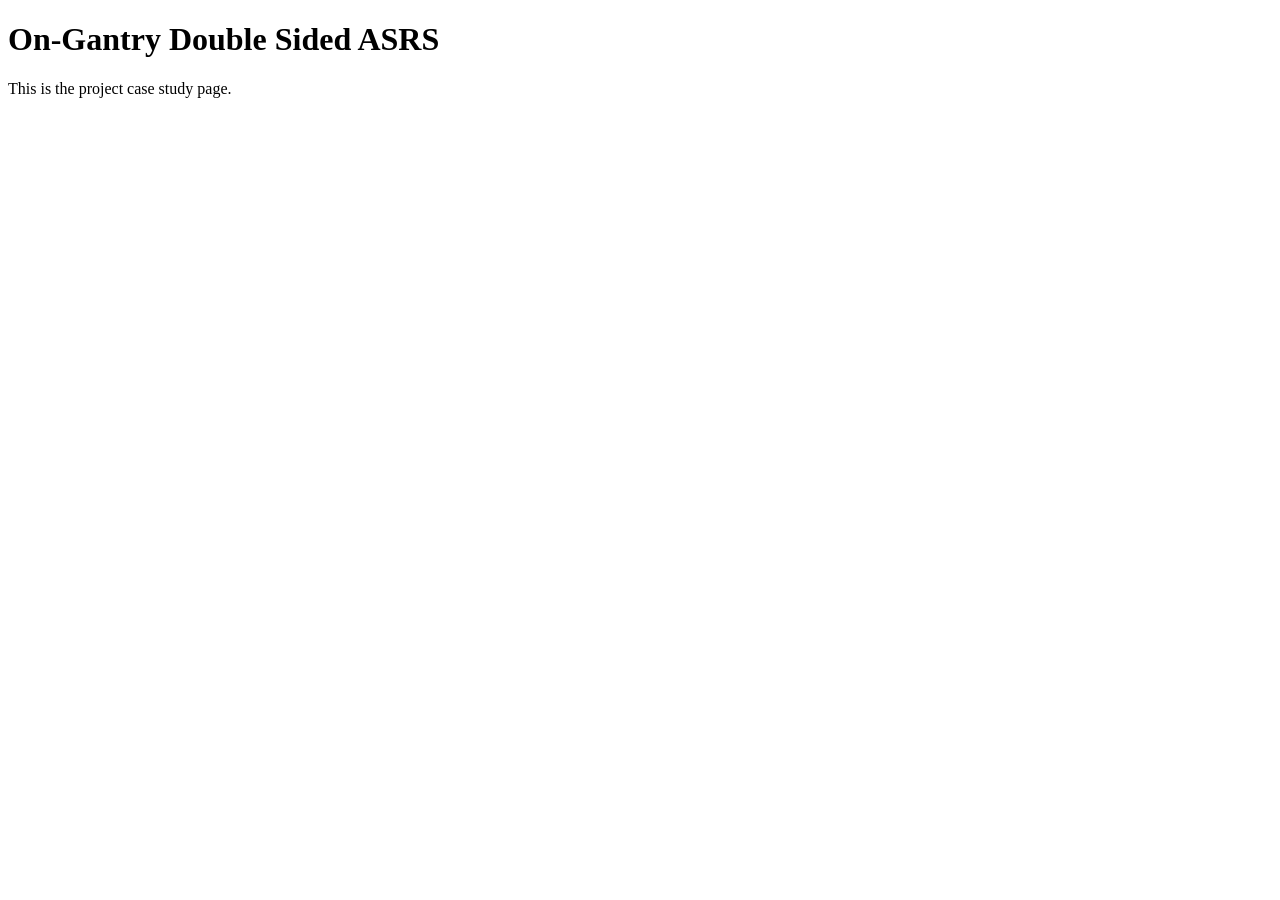
<file: projects/On-Gantry Double Sided ASRS.html>
<!DOCTYPE html>

<html>

<head>

<title>
On-Gantry Double Sided ASRS
</title>

</head>


<body>

<h1>
On-Gantry Double Sided ASRS

</h1>


<p>
This is the project case study page.
</p>


</body>


</html>
</file>
<file: css/style.css>
:root{
  --bg:#ffffff;
  --text:#1d1d1f;
  --card:#ffffff;
  --surface:#f7f8fa;
  --muted:#555;
  --border:#ececec;
}

body.dark{
  --bg:#0f1115;
  --text:#f5f7fa;
  --card:#171a21;
  --surface:#12151c;
  --muted:#b8c0cc;
  --border:#2a2f3a;
}

*{
    margin:0;
    padding:0;
    box-sizing:border-box;
}

html{ 
    scroll-behavior:smooth; 
    scroll-padding-top:100px; 
}

section{ 
    scroll-margin-top:100px; 
}


body{
    background:var(--bg);
    color:var(--text);

    /* Restore the original Inter font */
    font-family:'Inter',sans-serif;
}

/* NAVIGATION */

/* Navigation Animation */

nav{

    position:fixed;

    top:0;

    left:0;

    width:100%;

    z-index:1000;

    display:flex;

    justify-content:space-between;

    align-items:center;

    padding:25px 10%;

    background:rgba(255,255,255,0.75);

    backdrop-filter:blur(15px);

    transition:0.4s;

}

.nav-scrolled{

    padding:15px 10%;

    background:white;

    box-shadow:0 10px 30px rgba(0,0,0,.08);

}

.logo{

    font-size:28px;

    font-weight:800;

}

nav ul{

    display:flex;

    gap:45px;

    list-style:none;

}

nav a{

    text-decoration:none;

    color:#1d1d1f;

    font-weight:500;

    transition:.3s;

}

nav a:hover{

    color:#0071E3;

}

/* HERO */

.hero{

    min-height:100vh;

    display:flex;

    justify-content:space-between;

    align-items:center;

    padding:120px 10%;

    background:
    radial-gradient(circle at top left,#edf5ff,transparent 35%),
    radial-gradient(circle at bottom right,#f7f7f9,transparent 45%);

    animation:fadeHero 1.2s ease;

}

.hero-left{

    width:50%;

}

.intro{

    color:#0071E3;

    font-size:18px;

    margin-bottom:15px;

}

.hero h1{

    font-size:72px;

    line-height:1.05;

    margin-bottom:20px;

}

.hero h2{

    font-size:34px;

    color:#6E6E73;

    font-weight:500;

    margin-bottom:25px;

}

.description{

    max-width:550px;

    line-height:1.9;

    color:#555;

    font-size:18px;

}

.buttons{

    display:flex;

    gap:20px;

    margin-top:45px;

}

.btn-primary{

    background:#0071E3;

    color:white;

    padding:18px 34px;

    border-radius:50px;

    text-decoration:none;

    transition:.35s;

    font-weight:600;

    display:inline-flex;

    align-items:center;

    justify-content:center;

}

.btn-primary{

    background:#0071E3;

    color:white;

    padding:18px 34px;

    border-radius:50px;

    text-decoration:none;

    transition:.35s;

    font-weight:600;

    display:inline-flex;

    align-items:center;

    justify-content:center;

}

.btn-secondary{

    border:2px solid #0071E3;

    color:#0071E3;

    padding:18px 34px;

    border-radius:50px;

    text-decoration:none;

    transition:.35s;

    font-weight:600;

    display:inline-flex;

    align-items:center;

    justify-content:center;

    background:transparent;

    appearance:none;

    -webkit-appearance:none;

}


.btn-secondary:focus,
.btn-secondary:active{

    outline:none;

    border-color:#0071E3;

    box-shadow:none;

}

.btn-secondary:hover{

    background:#0071E3;

    color:white;

}


.hero-right{

    width:42%;

    display:flex;

    justify-content:center;

}

.hero-right img{

    width:100%;

    max-width:500px;

    border-radius:35px;

    box-shadow:0 40px 100px rgba(0,0,0,.15);

    animation:floatImage 5s ease-in-out infinite;

}

@keyframes floatImage{

0%{

transform:translateY(0px);

}

50%{

transform:translateY(-18px);

}

100%{

transform:translateY(0px);

}

}

@keyframes fadeHero{

from{

opacity:0;

transform:translateY(40px);

}

to{

opacity:1;

transform:translateY(0);

}

}

/* ================= ABOUT ================= */

.about{

    padding:120px 10%;

    background:#f7f8fa;

}

.section-title{

    text-align:center;

    margin-bottom:70px;

}

.section-title p{

    color:#0071E3;

    font-weight:700;

    letter-spacing:2px;

    margin-bottom:15px;

}

.section-title h2{

    font-size:52px;

    font-weight:800;

}


.about-container{

    display:flex;

    justify-content:space-between;

    gap:70px;

}

.about-text{

    flex:2;

}

.about-text p{

    font-size:18px;

    line-height:1.9;

    color:#555;

    margin-bottom:30px;

}

.about-button{

    display:inline-block;

    margin-top:20px;

    padding:18px 34px;

    background:#0071E3;

    color:white;

    text-decoration:none;

    border-radius:50px;

    transition:.35s;

}

.about-button:hover{

    transform:translateY(-5px);

    box-shadow:0 20px 40px rgba(0,113,227,.25);

}

.about-card{

    flex:1;

    background:white;

    padding:40px;

    border-radius:28px;

    box-shadow:0 25px 60px rgba(0,0,0,.08);

}

.info{

    margin-bottom:35px;

}

.info:last-child{

    margin-bottom:0;

}

.info h3{

    margin-bottom:10px;

    color:#0071E3;

}

.info p{

    color:#555;

    line-height:1.6;

}

/* ================= PROJECTS ================= */

.projects{

    padding:140px 10%;
    background:#fafafa;

}

.section-title span{

    display:block;
    margin-top:18px;
    color:#777;
    max-width:700px;
    margin-inline:auto;
    line-height:1.8;

}

.project-slider-container{

    position:relative;

    display:flex;

    align-items:center;

    margin-top:80px;

}


.project-grid{

    display:flex;

    gap:40px;

    overflow-x:auto;

    overflow-y:hidden;

    width:100%;

    padding:30px 20px;

    scroll-behavior:smooth;

    scroll-snap-type:x mandatory;

}


.project-grid::-webkit-scrollbar{

    display:none;

}


.project-card{

    flex:0 0 380px;

    width:380px;

    max-width:380px;

    height:auto;

    background:white;

    border-radius:28px;

    overflow:hidden;

    opacity:1;

    transform:translateX(0);

    transition:
    opacity .35s ease,
    transform .35s ease,
    box-shadow .25s ease;

    box-shadow:0 18px 45px rgba(0,0,0,.08);

    scroll-snap-align:start;

}

.project-card:hover{

    transform:translateY(-8px);

    box-shadow:0 25px 55px rgba(0,0,0,.12);

}

.project-image{
    width:100%;
    height:260px;
    overflow:hidden;
    position:relative;
}

.project-image img,
.project-image video{
    width:100%;
    height:100%;
    object-fit:cover;
    display:block;
}

.project-content{

    padding:35px;

}

.tag-group{

    display:flex;
    gap:10px;
    flex-wrap:wrap;
    margin-bottom:20px;

}

.tag-group span{

    background:#eef5ff;
    color:#0071E3;
    padding:8px 16px;
    border-radius:30px;
    font-size:13px;
    font-weight:600;

}

.project-content h3{

    font-size:30px;
    margin-bottom:18px;

}

.project-content p{

    color:#666;
    line-height:1.8;
    margin-bottom:28px;

}

.project-content a{

    display:inline-flex;

    align-items:center;

    gap:8px;

    color:#0071E3;

    text-decoration:none;

    font-weight:700;

    transition:.3s;

}


.project-content a:hover{

    gap:15px;

}

/* ================= SKILLS ================= */

.skills{

    padding:140px 10%;
    background:white;

}

.skills-grid{

    display:grid;
    grid-template-columns:repeat(auto-fit,minmax(300px,1fr));
    gap:30px;
    margin-top:70px;

}

.skill-card{

    background:#f8f9fb;
    border-radius:24px;
    padding:35px;
    transition:.35s;
    border:1px solid #ececec;

}

.skill-card:hover{

    transform:translateY(-8px);

    box-shadow:0 20px 45px rgba(0,0,0,.08);

}

.skill-card h3{

    font-size:24px;
    margin-bottom:18px;

}

.skill-card p{

    color:#666;
    line-height:1.7;

}

/* ================= HIGHLIGHTS ================= */

.highlights{

    padding:100px 10%;

    background:white;

}


.highlight-grid{

    display:grid;

    grid-template-columns:repeat(4,1fr);

    gap:30px;

    margin-top:60px;

}


.highlight-card{

    background:#f8f9fb;

    padding:45px 30px;

    border-radius:25px;

    text-align:center;

    border:1px solid #ececec;

    transition:.35s;

}


.highlight-card:hover{

    transform:translateY(-10px);

    box-shadow:0 25px 50px rgba(0,0,0,.1);

}


.highlight-card h3{

    font-size:48px;

    color:#0071E3;

    font-weight:800;

    margin-bottom:15px;

}


.highlight-card p{

    color:#666;

    font-size:17px;

}


/* ================= CONTACT ================= */


.contact{

    padding:120px 10%;

    background:#f7f8fa;

}


.contact-container{

    display:flex;

    justify-content:center;

    gap:35px;

    margin-top:70px;

}


.contact-card{

    background:white;

    width:320px;

    padding:45px 30px;

    border-radius:28px;

    text-align:center;

    box-shadow:0 20px 50px rgba(0,0,0,.08);

    transition:.35s;

}


.contact-card:hover{

    transform:translateY(-10px);

}


.contact-card i{

    font-size:40px;

    color:#0071E3;

    margin-bottom:25px;

}


.contact-card h3{

    font-size:24px;

    margin-bottom:15px;

}


.contact-card p{

    color:#666;

    line-height:1.7;

    word-break:break-word;

}



/* ================= FOOTER ================= */


footer{

    background:#111;

    color:white;

    padding:70px 10%;

    text-align:center;

}


.footer-content h2{

    font-size:40px;

    margin-bottom:15px;

}


.footer-content p{

    color:#bbb;

    margin-bottom:8px;

}


.footer-content small{

    display:block;

    margin-top:30px;

    color:#777;

}

/* ================= SCROLL ANIMATION ================= */


.hidden{

    opacity:0;

    transform:translateY(40px);

    transition:0.8s ease;

}


.show{

    opacity:1;

    transform:translateY(0);

}

/* ================= MOBILE MENU ================= */


.menu-toggle{

    display:none;

    font-size:28px;

    cursor:pointer;

    color:#0071E3;

}



@media(max-width:768px){


.menu-toggle{

    display:block;

}


nav ul{

    position:absolute;

    top:75px;

    right:5%;

    background:white;

    width:220px;

    padding:25px;

    border-radius:20px;

    box-shadow:0 20px 50px rgba(0,0,0,.15);

    flex-direction:column;

    align-items:center;

    display:none;

}


nav ul.active{

    display:flex;

}


}

/* ================= CONTACT LINK FIX ================= */


.contact-card{

    text-decoration:none;

    color:#1d1d1f;

}


.contact-card:hover h3{

    color:#0071E3;

}

/* ================= PROJECT LINK ================= */


.project-content a{

    display:inline-block;

    transition:.3s;

}


.project-content a:hover{

    transform:translateX(8px);

}


/* ================= REMOVE BUTTON FOCUS BOX ================= */


a,
a:focus,
a:active{

    outline:none;

    -webkit-tap-highlight-color:transparent;

}


.btn-primary,
.btn-secondary,
.about-button{

    outline:none;

}


.btn-primary:focus,
.btn-secondary:focus,
.about-button:focus{

    box-shadow:none;

}

/* ================= ACTIVE NAVIGATION ================= */


nav a.active{

    color:#0071E3;

    font-weight:700;

}

/* ================= PROJECT SLIDER BUTTON ================= */


.project-btn{

    position:absolute;

    z-index:10;

    width:55px;

    height:55px;

    border-radius:50%;

    border:none;

    background:white;

    color:#0071E3;

    font-size:22px;

    cursor:pointer;

    box-shadow:0 10px 25px rgba(0,0,0,.12);

    transition:background .2s ease, transform .2s ease;

}


.project-btn:hover{

    transform:scale(1.05);

    background:#0071E3;

    color:white;

}


.prev-btn{

    left:-25px;

}


.next-btn{

    right:-25px;

}


/* ================= PROJECT META ================= */


.project-meta{

    display:flex;

    justify-content:space-between;

    align-items:center;

    margin-bottom:20px;

}


.project-year{

    font-size:14px;

    color:#777;

    font-weight:600;

}


.project-status{

    background:#e8f5e9;

    color:#2e7d32;

    padding:6px 14px;

    border-radius:20px;

    font-size:13px;

    font-weight:600;

}



/* Research Status */

.project-status.research{

    background:#eef5ff;

    color:#0071E3;

}

/* ================= PROJECT IMAGE OVERLAY ================= */


.project-image{

    position:relative;

}


.project-image::after{

    content:"";

    position:absolute;

    inset:0;

    background:linear-gradient(
        to top,
        rgba(0,0,0,.25),
        transparent
    );

    opacity:0;

    transition:.4s;

}


.project-card:hover .project-image::after{

    opacity:1;

}

button,
a{

    -webkit-tap-highlight-color:transparent;

}


a:focus-visible{

    outline:none;

}

/* ================= PROJECT FILTER ================= */


.project-filter{

    display:flex;

    justify-content:center;

    flex-wrap:wrap;

    gap:15px;

    margin-top:40px;

}


.filter-btn{

    border:none;

    background:#f1f5fa;

    color:#555;

    padding:12px 25px;

    border-radius:30px;

    font-weight:600;

    cursor:pointer;

    transition:.3s;

}


.filter-btn:hover{

    color:#0071E3;

}


.filter-btn.active{

    background:#0071E3;

    color:white;

}

/* ================= PROJECT FILTER HIDE ================= */


.hidden-project{

    display:none !important;

}

/* ================= PROJECT FILTER ANIMATION ================= */


.project-card{

    opacity:1;

    transform:translateX(0);

    transition:
    opacity .35s ease,
    transform .35s ease,
    box-shadow .25s ease;

}


.project-card.hide-animation{

    opacity:0;

    transform:scale(.95);

}

/* ================= PROJECT CARD CONSISTENCY ================= */


.project-content{

    display:flex;

    flex-direction:column;

    flex:1;

}



.project-content a{

    margin-top:auto;

}

/* PROJECT CARDS */

.project-card:hover{

    transform:translateY(-10px);

}



.project-card img,
.project-card video{

    width:100%;
    height:220px;
    object-fit:cover;
    display:block;

}



.project-content{

    padding:25px;

}



.project-content h3{

    margin-bottom:15px;

}



.project-content p{

    line-height:1.6;

    margin-bottom:20px;

}



.case-study-btn{

    display:inline-block;

    padding:10px 20px;

    background:#0071e3;

    color:white;

    border-radius:8px;

}



.project-btn:hover{

    background:#005bb5;

}

.project-detail{

    max-width:1000px;

    margin:120px auto;

    padding:20px;

}


.project-detail h2{

    margin-top:50px;

    margin-bottom:20px;

}


.project-detail p{

    line-height:1.8;

}


.project-detail-image img{

    width:100%;

    border-radius:15px;

    margin:30px 0;

}


.gallery{

    display:grid;

    grid-template-columns:
    repeat(auto-fit,minmax(250px,1fr));

    gap:20px;

}


.gallery img{

    width:100%;

    border-radius:15px;

}

/* ================= PROJECT CARD CONSISTENCY ================= */


.project-content{

    display:flex;

    flex-direction:column;

    flex:1;

}



.project-content a{

    margin-top:auto;

}

/* ===========================================
   PROJECT MEDIA
=========================================== */

.project-media{

    padding:120px 10%;

}

.media-wrapper{

    max-width:1200px;
    margin:50px auto 0;

}

.media-wrapper img,
.media-wrapper video{

    width:100%;
    display:block;

    border-radius:25px;

    box-shadow:0 20px 60px rgba(0,0,0,.12);

}

.media-grid{

    max-width:1200px;

    margin:50px auto 0;

    display:grid;

    gap:25px;

}

.media-grid img{

    width:100%;

    display:block;

    border-radius:20px;

    object-fit:cover;

    transition:.3s;

}

.media-grid img:hover{

    transform:translateY(-6px);

}

.media-grid.three{

    grid-template-columns:repeat(3,1fr);

}

.media-grid.four{

    grid-template-columns:repeat(2,1fr);

}

@media(max-width:768px){

.media-grid.three,
.media-grid.four{

    grid-template-columns:1fr;

}

}

.project-media img{

    width:100%;

    max-width:600px;

    height:auto;

}

.project-media video{

    width:100%;

    max-width:650px;

    height:auto;

    border-radius:20px;

}

.large-image{

    max-width:800px;

    height:auto;

}

.small-image{

    max-width:350px;

    height:auto;

}

.figure-caption {
    width: 100%;
    text-align: center;
    margin: 15px auto 0;
    font-size: 14px;
    color: #6e6e73;
    line-height: 1.6;
}

/* ================= PROJECT MEDIA SIZES ================= */

.media-wrapper img,
.media-wrapper video {
    display: block;
    width: 100%;
    height: auto;
    margin-left: auto;
    margin-right: auto;
}

/* Optional reusable sizes */

.media-small {
    max-width: 500px;
}

.media-medium {
    max-width: 750px;
}

.media-large {
    max-width: 1000px;
}

.media-full {
    max-width: 1200px;
}

/* ================= MEDIA SIZE SYSTEM ================= */

.media-wrapper{

    text-align:center;

    margin:40px auto;

}

.media-wrapper img,
.media-wrapper video{

    max-width:100%;

    height:auto;

    border-radius:15px;

}


/* 1/4 Width */

.media-quarter{

    width:25%;

}


/* 1/2 Width */

.media-half{

    width:50%;

}


/* 3/4 Width */

.media-three-quarter{

    width:75%;

}


/* Full Width */

.media-full{

    width:100%;

}

.member-link{
    color:#0071E3;
    text-decoration:none;
    font-weight:600;
    transition:0.3s;
}

.member-link:hover{
    text-decoration:underline;
    color:#005bb5;
}

/* Project card video */
.project-video {
    overflow: hidden;
}

.project-video video {
    width: 100%;
    height: 260px;   /* Same height as project images */
    object-fit: cover;
    display: block;
}

.project-image img,
.project-image video{

    width:100%;
    height:260px;
    object-fit:cover;
    display:block;

}

/* =====================================================
   DARK MODE
   Replace your old dark-mode section with this exact code
===================================================== */

/* Theme toggle button */
.theme-toggle{
    border:none;
    background:#f1f5fa;
    color:#1d1d1f;
    width:44px;
    height:44px;
    border-radius:50%;
    cursor:pointer;
    display:flex;
    align-items:center;
    justify-content:center;
    transition:.3s;
    margin-left:16px;
}

.theme-toggle:hover{
    transform:scale(1.08);
    background:#0071E3;
    color:#fff;
}

/* Smooth transitions */
body,
nav,
.hero,
.about,
.projects,
.skills,
.highlights,
.contact,
footer,
.project-card,
.skill-card,
.highlight-card,
.about-card,
.contact-card{
    transition:
        background-color .35s ease,
        color .35s ease,
        border-color .35s ease,
        box-shadow .35s ease;
}

/* ================= DARK MODE BASE ================= */

body.dark{
    background:#0f1115;
    color:#f5f7fa;
}

/* Navigation */
body.dark nav{
    background:rgba(15,17,21,0.82);
    border-bottom:1px solid rgba(255,255,255,0.08);
}

body.dark .nav-scrolled{
    background:#151922;
    box-shadow:0 10px 30px rgba(0,0,0,.45);
}

body.dark nav a{
    color:#f5f7fa;
}

body.dark nav a:hover,
body.dark nav a.active{
    color:#4da3ff;
}

/* Hero */
body.dark .hero{
    background:
        radial-gradient(circle at top left,#122235,transparent 35%),
        radial-gradient(circle at bottom right,#151922,transparent 45%);
}

body.dark .hero h2{
    color:#aab3c5;
}

body.dark .description{
    color:#c5ccd8;
}

/* Section backgrounds */
body.dark .about,
body.dark .contact{
    background:#151922;
}

body.dark .projects,
body.dark .highlights{
    background:#10141b;
}

body.dark .skills{
    background:#0f1115;
}

/* Cards */
body.dark .project-card,
body.dark .skill-card,
body.dark .highlight-card,
body.dark .about-card,
body.dark .contact-card{
    background:#1a1f29;
    border:1px solid rgba(255,255,255,0.08);
    box-shadow:0 18px 45px rgba(0,0,0,.35);
    color:#f5f7fa;
}

body.dark .project-card:hover,
body.dark .skill-card:hover,
body.dark .highlight-card:hover,
body.dark .contact-card:hover{
    box-shadow:0 25px 55px rgba(0,0,0,.45);
}

/* Text inside cards */
body.dark .project-content p,
body.dark .skill-card p,
body.dark .highlight-card p,
body.dark .about-text p,
body.dark .info p,
body.dark .contact-card p{
    color:#c5ccd8;
}

/* Section titles */
body.dark .section-title h2{
    color:#ffffff;
}

body.dark .section-title span{
    color:#b7c0d1;
}

/* Tags */
body.dark .tag-group span{
    background:#122235;
    color:#4da3ff;
}

/* Filter buttons */
body.dark .filter-btn{
    background:#1d2430;
    color:#d7deea;
}

body.dark .filter-btn:hover{
    color:#4da3ff;
}

body.dark .filter-btn.active{
    background:#0071E3;
    color:#fff;
}

/* Project arrows */
body.dark .project-btn{
    background:#1a1f29;
    color:#4da3ff;
    box-shadow:0 10px 25px rgba(0,0,0,.4);
}

body.dark .project-btn:hover{
    background:#0071E3;
    color:#fff;
}

/* Buttons */
body.dark .btn-secondary{
    border-color:#4da3ff;
    color:#4da3ff;
}

body.dark .btn-secondary:hover{
    background:#4da3ff;
    color:#fff;
}

/* Footer */
body.dark footer{
    background:#0a0d12;
}

body.dark .footer-content p{
    color:#9aa4b6;
}

body.dark .footer-content small{
    color:#6f7b8f;
}

/* Theme button in dark mode */
body.dark .theme-toggle{
    background:#1d2430;
    color:#f5f7fa;
}

body.dark .theme-toggle:hover{
    background:#0071E3;
    color:#fff;
}
/* ================= THEME TOGGLE BUTTON ================= */

.theme-toggle{
    width:44px;
    height:44px;
    border:none;
    border-radius:50%;
    background:rgba(255,255,255,.9);
    color:#1d1d1f;
    font-size:18px;
    cursor:pointer;
    display:flex;
    align-items:center;
    justify-content:center;
    transition:.3s;
    box-shadow:0 8px 20px rgba(0,0,0,.08);
}

.theme-toggle:hover{
    transform:translateY(-2px);
    background:#0071E3;
    color:white;
}

body.dark .theme-toggle{
    background:#1f2937;
    color:#f9fafb;
}
</file>
